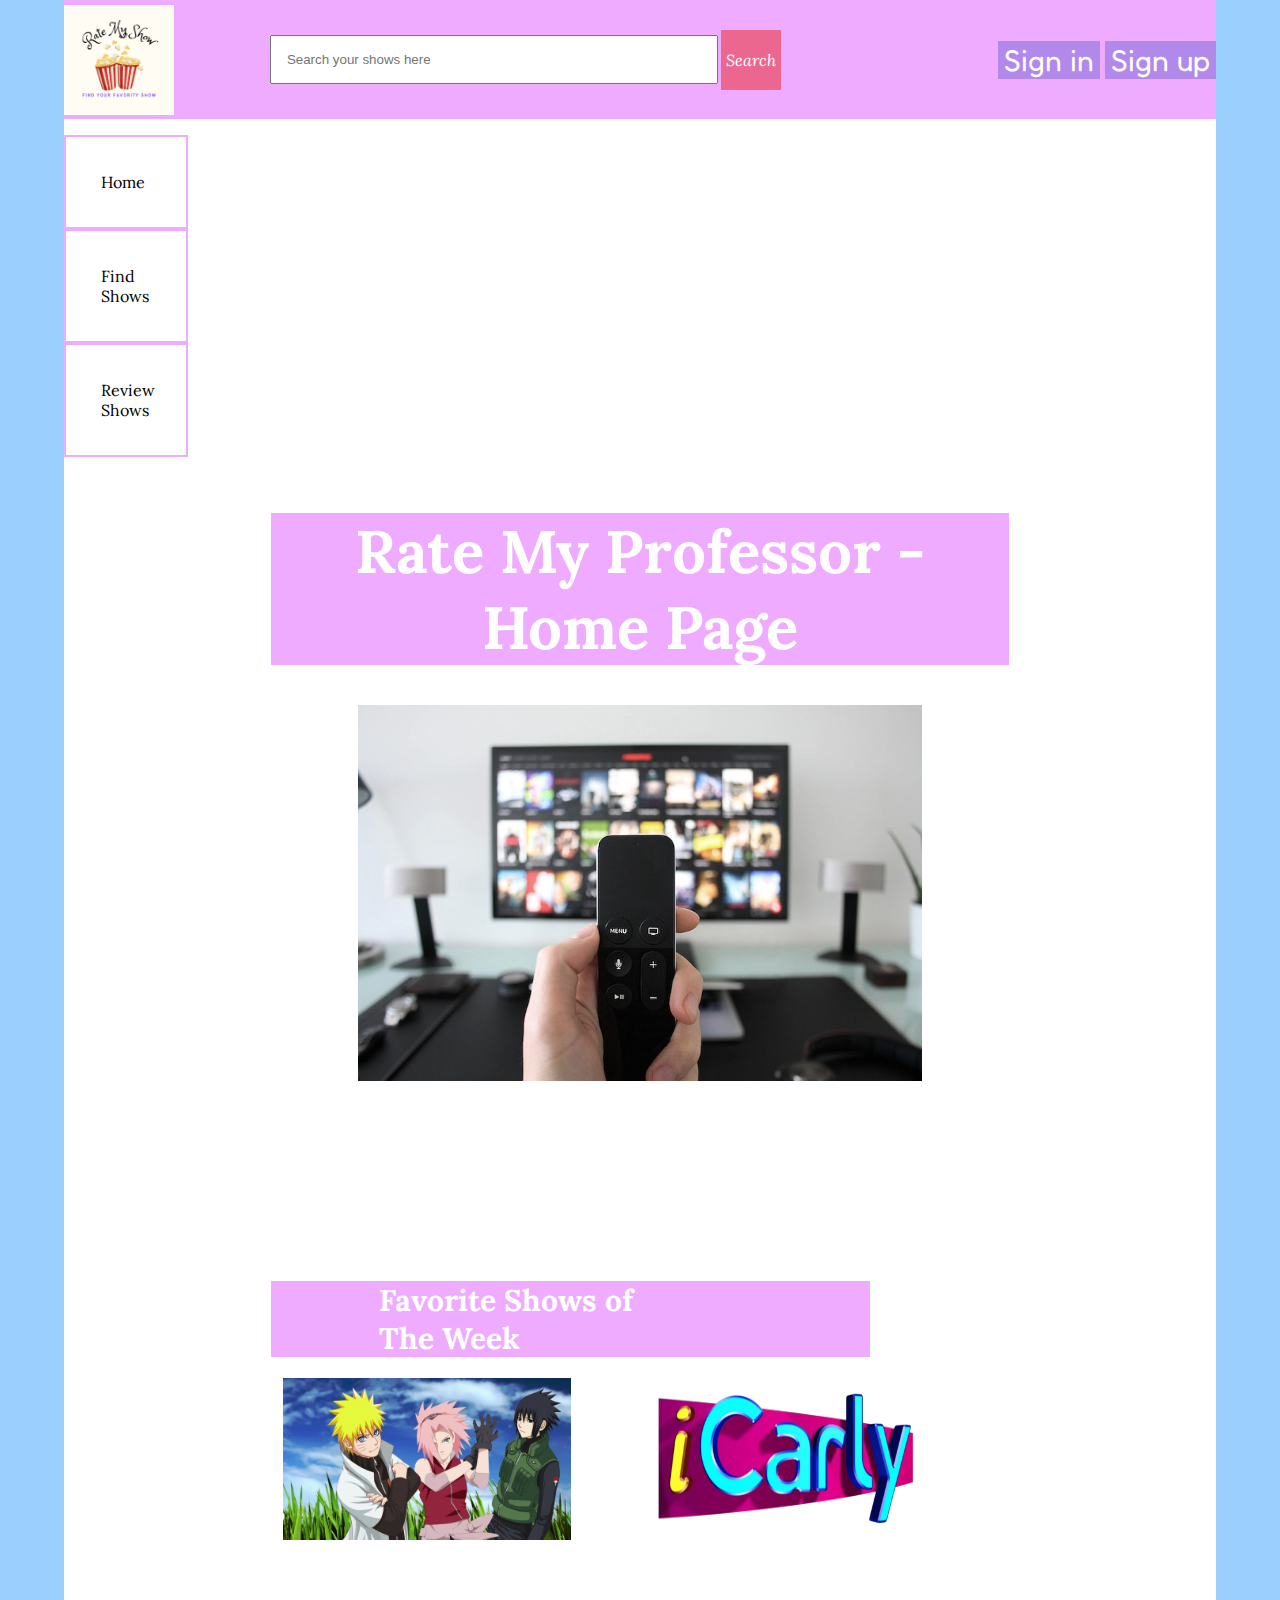
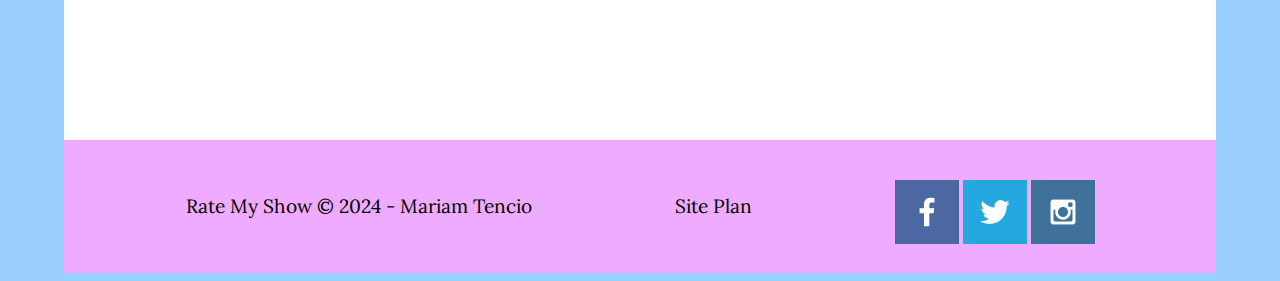
<file: personal-project/index.html>
<!DOCTYPE html>
<html lang="en">
  <head>
    <meta charset="UTF-8" />
    <meta http-equiv="X-UA-Compatible" content="IE=edge" />
    <meta name="viewport" content="width=device-width, initial-scale=1.0" />
    <title>Rate My Show - Home</title>
    <link rel="stylesheet" href="styles/default.css" />
  </head>
  <body>
    <div id="content">
      <header>
        <div id="same-line">
          <div id="logo">
            <img src="images/logo.png" alt="rate-my-show" />
          </div>
          <div id="search-bar">
            <table class="elements">
              <tr>
                <td>
                  <input
                    id="input" type="search" placeholder="Search your shows here"
                  />
                </td>
                <td class="material-icons">
                  <a href="#"></a><i >Search</i>
                </td>
              </tr>
            </table>
          </div>
        </div>
        <button class="log">Sign in</button>
        <button class="log">Sign up</button>
      </header>
      <main>
        <nav>
          <ul>
            <li>
              <a href="index.html">Home</a>
            </li>
            <li>
              <a href="find.html">Find Shows</a>
            </li>
            <li>
              <a href="review.html">Review Shows</a>
            </li>
          </ul>
        </nav>

        <section id="title">
          <h1>Rate My Professor - Home Page</h1>
        </section>
        <div class="main-img">
          <img src="images/tv-shows.jpg" alt="" class="main-img" />
        </div>
        <section class="favorite">
          <h1 class="favorite">Favorite Shows of The Week</h1>
        </section>

        <div class="favorite-img">
          <img src="images/naruto.jpg" alt="naruto" class="favorite-img" />
          <img src="images/Icarly.png" alt="icarly" class="favorite-img" />
        </div>
      </main>
      <footer class="box-footer">
        <p>Rate My Show &copy; 2024 - Mariam Tencio</p>
        <p><a href="site-plan.html">Site Plan</a></p>
        <div class="social">
          <a href="https://facebook.com" target="_blank">
            <img src="images/facebook.png" alt="fb icon" />
          </a>
          <a href="https://twitter.com" target="_blank">
            <img src="images/twitter.png" alt="twitter icon" />
          </a>
          <a href="https://instagram.com" target="_blank">
            <img src="images/instagram.png" alt="instagram icon" />
          </a>
        </div>
      </footer>
    </div>
  </body>
</html>
</file>
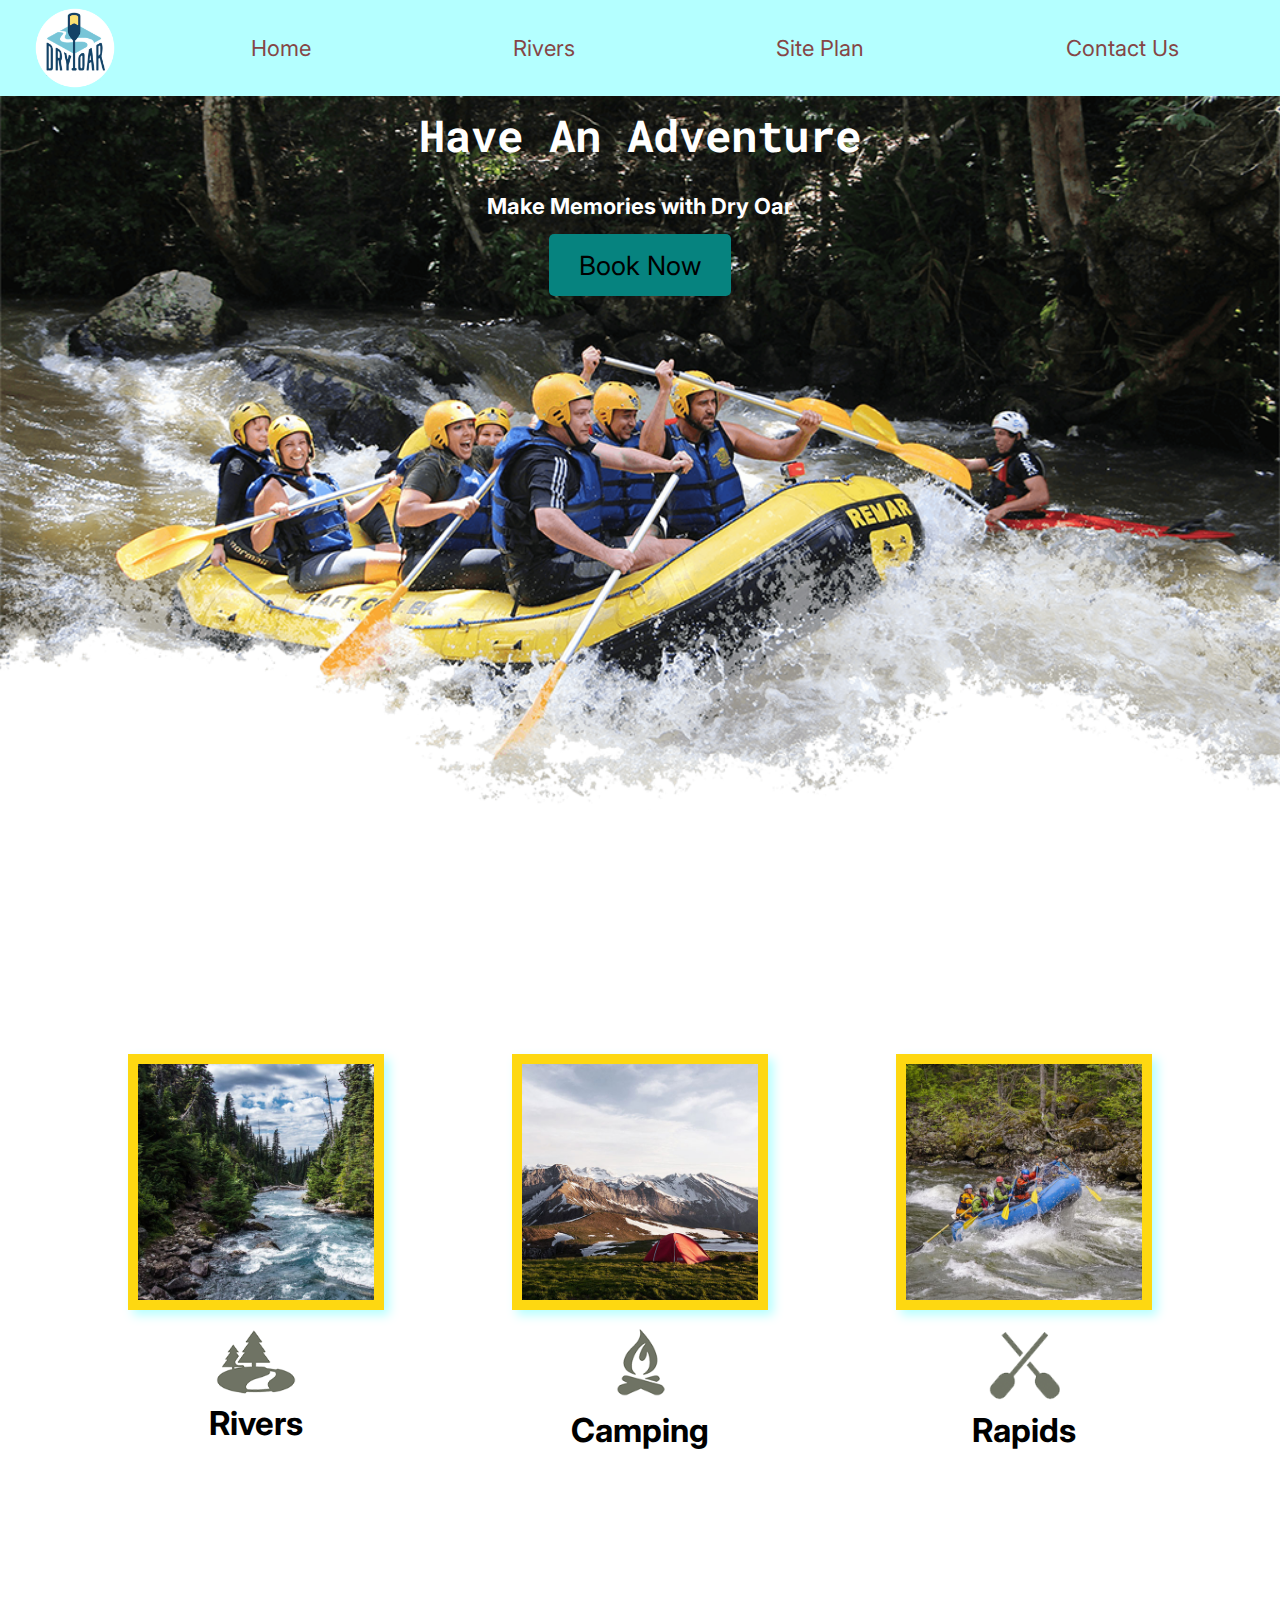
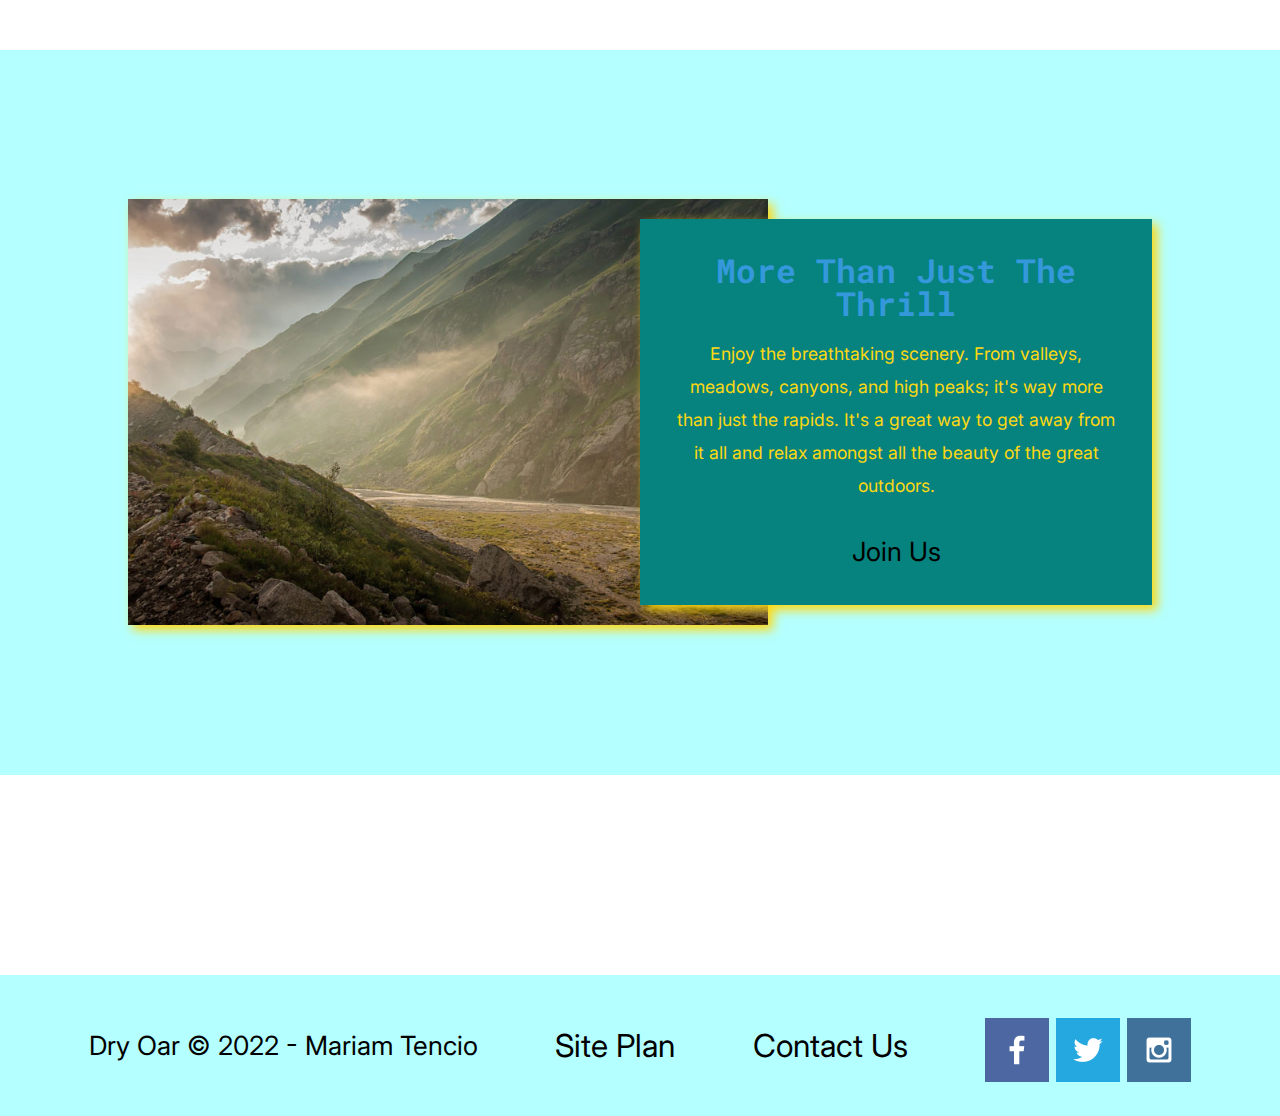
<file: wwr/index.html>
<!DOCTYPE html>
<html lang="en">
<head>
    <meta charset="UTF-8">
    <meta http-equiv="X-UA-Compatible" content="IE=edge">
    <meta name="viewport" content="width=device-width, initial-scale=1.0">
    <link rel="stylesheet" href="styles/style.css">
    <title>Home</title>
</head>
<body>
    <div id="content">
        <header>
            <a id="logo_link" href="index.html">
                <img class="logo" src="images/logo.png" alt="Dry Oar Logo">
            </a>
            <nav>
                <a href="index.html">Home</a>
                <a href="rivers.html">Rivers</a>
                <a href="site-plan-rafting.html">Site Plan</a>
                <a href="contactus.html">Contact Us</a>
            </nav>
        </header>
        <div id="hero">
            <div id="hero-box">
                <img id="hero-img" src="images/hero.png" alt="People enjoying white water rafting">
            </div>
            <section id="hero-msg">
                <h1 class="home-title">Have An Adventure</h1>
                <h4>Make Memories with Dry Oar </h4>
                <div class='button-box'>
                    <a class='book' href="rates.html">Book Now</a>
                </div>
            </section>
        </div>
        <main class="home-grid">
            <section class="rivers-card">
                <img class="card-img" src="images/rivers.jpg" alt="river in forest">
                <img class="icon" src="images/river_icon.png" alt="river icon">
                <h2>Rivers</h2>
            </section>
            <section class="camping-card">
                <img class="card-img" src="images/camping.jpg" alt="tent in mountains">
                <img class="icon" src="images/fire_icon.png" alt="fire icon">
                <h2>Camping</h2>
            </section>
            <section class="rapids-card">
                <img class="card-img" src="images/rapids.jpg" alt="rafting boat">
                <img class="icon" src="images/oars.png" alt="oars icon">
                <h2>Rapids</h2>
            </section>
            <div id="background"></div>
            <img class="mountains" src="images/mountains.jpg" alt="Misty mountains">
            <section class="msg">
                <h2>More Than Just The Thrill</h2>
                <p>Enjoy the breathtaking scenery. From valleys, meadows, canyons, and high peaks; it's way more than just
                    the rapids. It's a great way to get away from it all and relax amongst all the beauty of the great
                    outdoors. </p>
                <a class='join' href="rivers.html">Join Us</a>
            </section>
    
        </main>
        <footer>
            <p>Dry Oar &copy; 2022 - Mariam Tencio</p>
            <p><a href="site-plan-rafting.html">Site Plan</a></p>
            <p><a href="contactus.html">Contact Us</a></p>
            <div class="social">
                <a href="https://facebook.com" target="_blank">
                    <img src="images/facebook.png" alt="fb icon">
                </a>
                <a href="https://twitter.com" target="_blank">
                    <img src="images/twitter.png" alt="twitter icon">
                </a>
                <a href="https://instagram.com" target="_blank">
                    <img src="images/instagram.png" alt="instagram icon">
                </a>
            </div>
    
        </footer>
    </div>
</body>
</html>
</file>
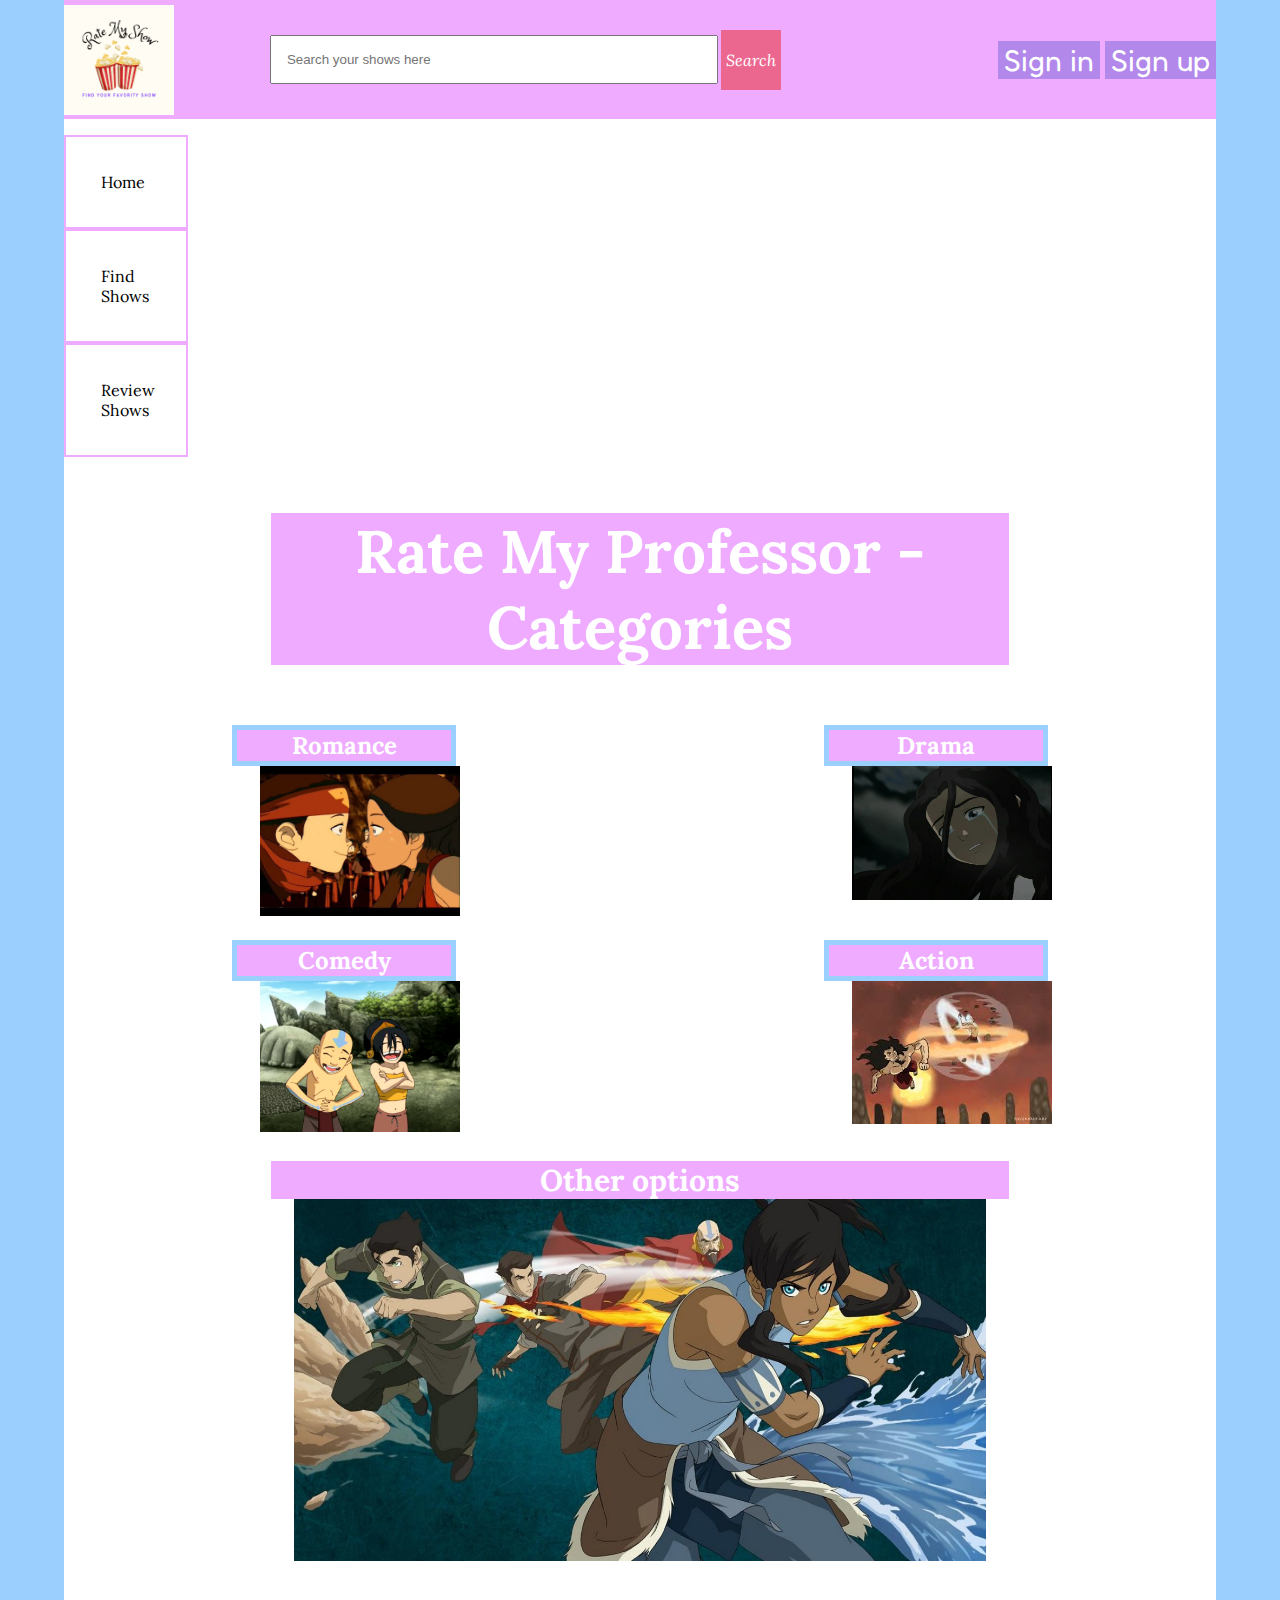
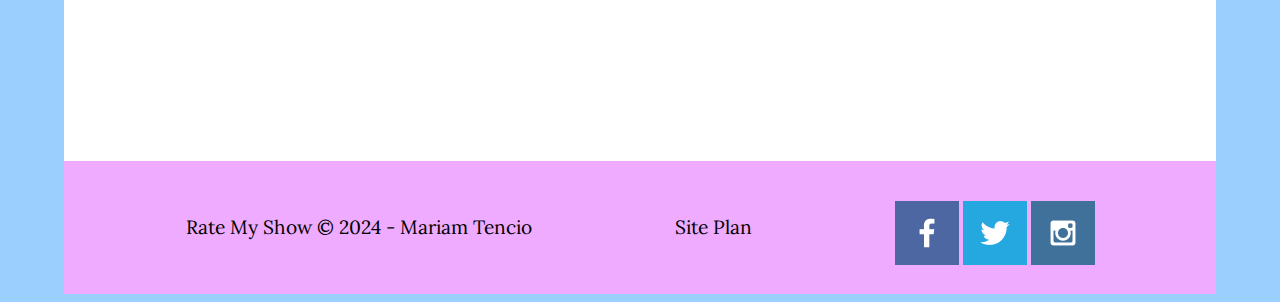
<file: personal-project/find.html>
<!DOCTYPE html>
<html lang="en">
  <head>
    <meta charset="UTF-8" />
    <meta http-equiv="X-UA-Compatible" content="IE=edge" />
    <meta name="viewport" content="width=device-width, initial-scale=1.0" />
    <title>Rate My Show - Home</title>
    <link rel="stylesheet" href="styles/default.css" />
    <link rel="stylesheet" href="styles/find.css" />
  </head>
  <body>
    <div id="content">
      <header>
        <div id="same-line">
          <div id="logo">
            <img src="images/logo.png" alt="rate-my-show" />
          </div>
          <div id="search-bar">
            <table class="elements">
              <tr>
                <td>
                  <input
                    id="input" type="search" placeholder="Search your shows here"
                  />
                </td>
                <td class="material-icons">
                  <a href="#"></a><i >Search</i>
                </td>
              </tr>
            </table>
          </div>
        </div>
        <button class="log">Sign in</button>
        <button class="log">Sign up</button>
      </header>
      <main>
        <nav>
          <ul>
            <li>
              <a href="index.html">Home</a>
            </li>
            <li>
              <a href="find.html">Find Shows</a>
            </li>
            <li>
              <a href="review.html">Review Shows</a>
            </li>
          </ul>
        </nav>

      <section id="title">
        <h1>Rate My Professor - Categories</h1>
      </section>
      <div class="options">
        <section class="romance">
          <h2>Romance</h2>
          <img src="images/avatar-romance.jpg" alt="" class="romance" />
        </section>
        <section class="drama">
          <h2>Drama</h2>
          <img src="images/avatar-drama.jpg" alt="" class="drama" />
        </section>
        <section class="comedy">
          <h2>Comedy</h2>
          <img src="images/avatar-comedy.png" alt="" class="comedy" />
        </section>
        <section class="action">
          <h2>Action</h2>
          <img src="images/avatar-action.jpg" alt="" class="action" />
        </section>
      </div>
      <div class="others">
        <h2>Other options</h2>
        <img src="images/other-avatar.jpg" alt="others" class="other-img">
      </div>
    </main>

    <footer class="box-footer">
      <p>Rate My Show &copy; 2024 - Mariam Tencio</p>
      <p><a href="site-plan.html">Site Plan</a></p>
      <div class="social">
        <a href="https://facebook.com" target="_blank">
          <img src="images/facebook.png" alt="fb icon" />
        </a>
        <a href="https://twitter.com" target="_blank">
          <img src="images/twitter.png" alt="twitter icon" />
        </a>
        <a href="https://instagram.com" target="_blank">
          <img src="images/instagram.png" alt="instagram icon" />
        </a>
      </div>
    </footer>
  </div>
  </body>
</html>
</file>
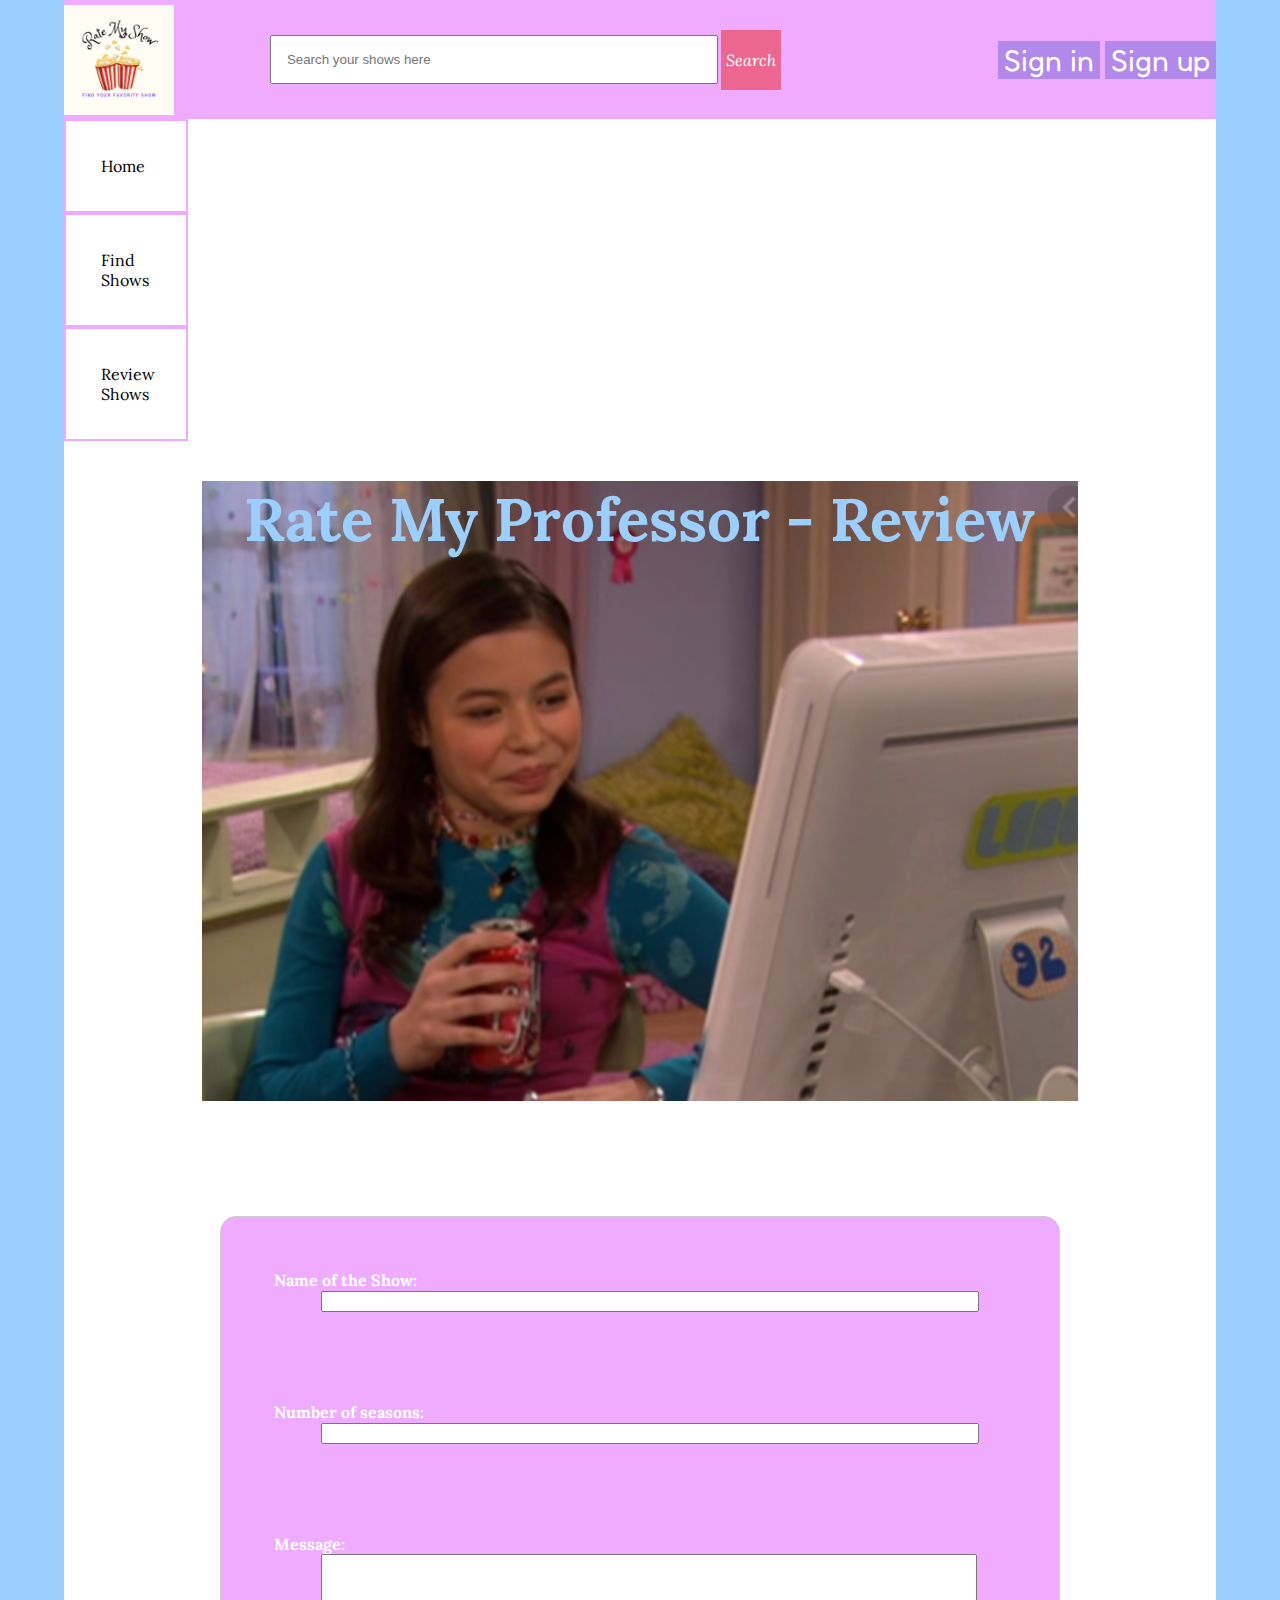
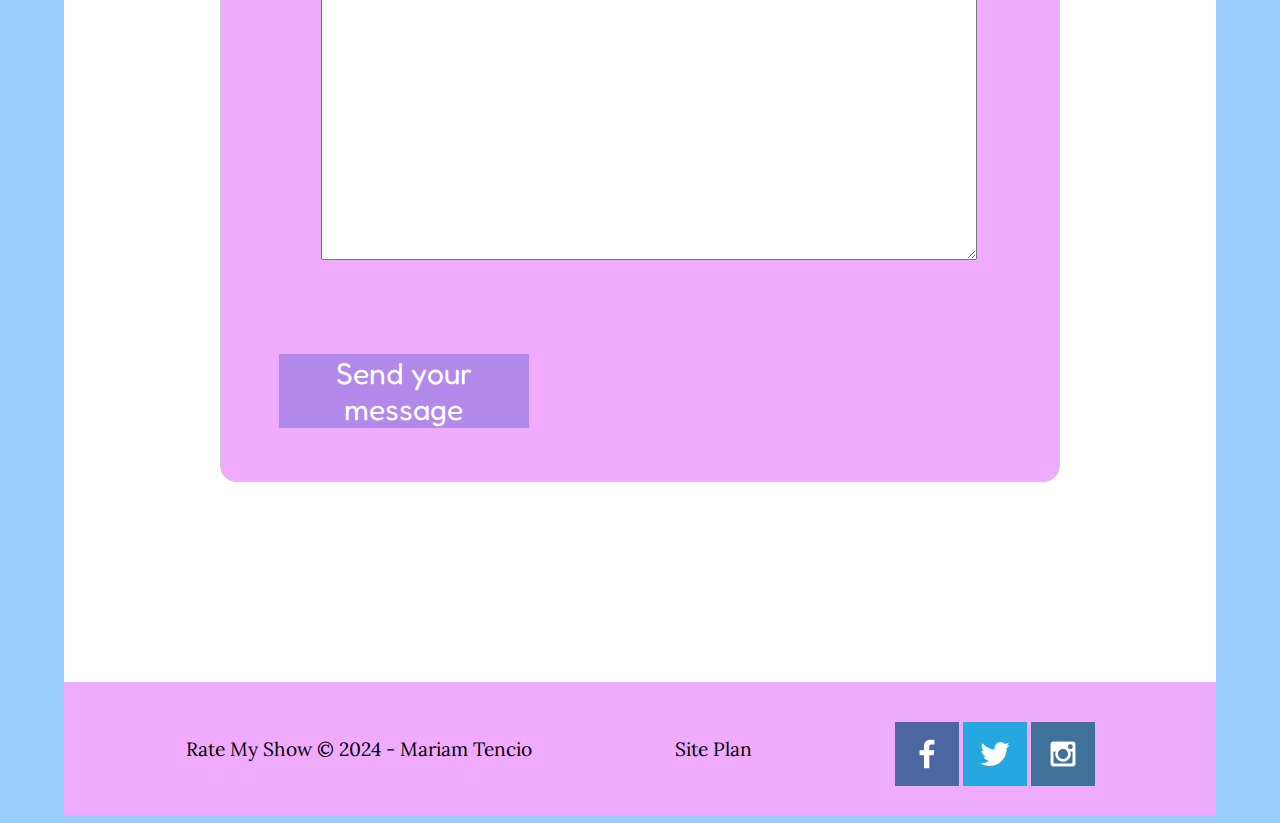
<file: personal-project/review.html>
<!DOCTYPE html>
<html lang="en">
<head>
    <meta charset="UTF-8">
    <meta http-equiv="X-UA-Compatible" content="IE=edge">
    <meta name="viewport" content="width=device-width, initial-scale=1.0">
    <title>Rate My Show - Home</title>
    <link rel="stylesheet" href="styles/default.css">
    <link rel="stylesheet" href="styles/review.css">
  </head>
<body>
  <div id="content">
    <header>
      <div id="same-line">
        <div id="logo">
          <img src="images/logo.png" alt="rate-my-show" />
        </div>
        <div id="search-bar">
          <table class="elements">
            <tr>
              <td>
                <input
                  id="input" type="search" placeholder="Search your shows here"
                />
              </td>
              <td class="material-icons">
                <a href="#"></a><i >Search</i>
              </td>
            </tr>
          </table>
        </div>
      </div>
      <button class="log">Sign in</button>
      <button class="log">Sign up</button>
    </header>
    <main>
      <nav>
        <ul>
          <li>
            <a href="index.html">Home</a>
          </li>
          <li>
            <a href="find.html">Find Shows</a>
          </li>
          <li>
            <a href="review.html">Review Shows</a>
          </li>
        </ul>
      
      </nav>

        <section id="title">
            <h1>Rate My Professor - Review</h1>
        </section>
        <!-- <section class="main-img">
            <img src="images/interesting.png" alt="" class="main-img">
        </section> -->
        <form action="/my-handling-form-page" method="post">
            <ul>
              <li>
                <label for="name">Name of the Show: </label>
                <input type="text" id="name" name="name" />
              </li>
              <li>
                <label for="number">Number of seasons: </label>
                <input type="number" id="number" name="number" />
              </li>
              <li>
                <label for="msg">Message: </label>
                <textarea id="msg" name="user-message"></textarea>
              </li>
              <li>
                <button class="button2" type="submit">Send your message</button>
              </li>
            </ul>
          </form>
       
    </main>
  
    <footer class="box-footer">
        <p>Rate My Show &copy; 2024 - Mariam Tencio</p>
        <p><a href="site-plan.html">Site Plan</a></p>
        <div class="social">
          <a href="https://facebook.com" target="_blank">
            <img src="images/facebook.png" alt="fb icon" />
          </a>
          <a href="https://twitter.com" target="_blank">
            <img src="images/twitter.png" alt="twitter icon" />
          </a>
          <a href="https://instagram.com" target="_blank">
            <img src="images/instagram.png" alt="instagram icon" />
          </a>
        </div>
      </footer>
    </div>  
</body>
</html>
</file>
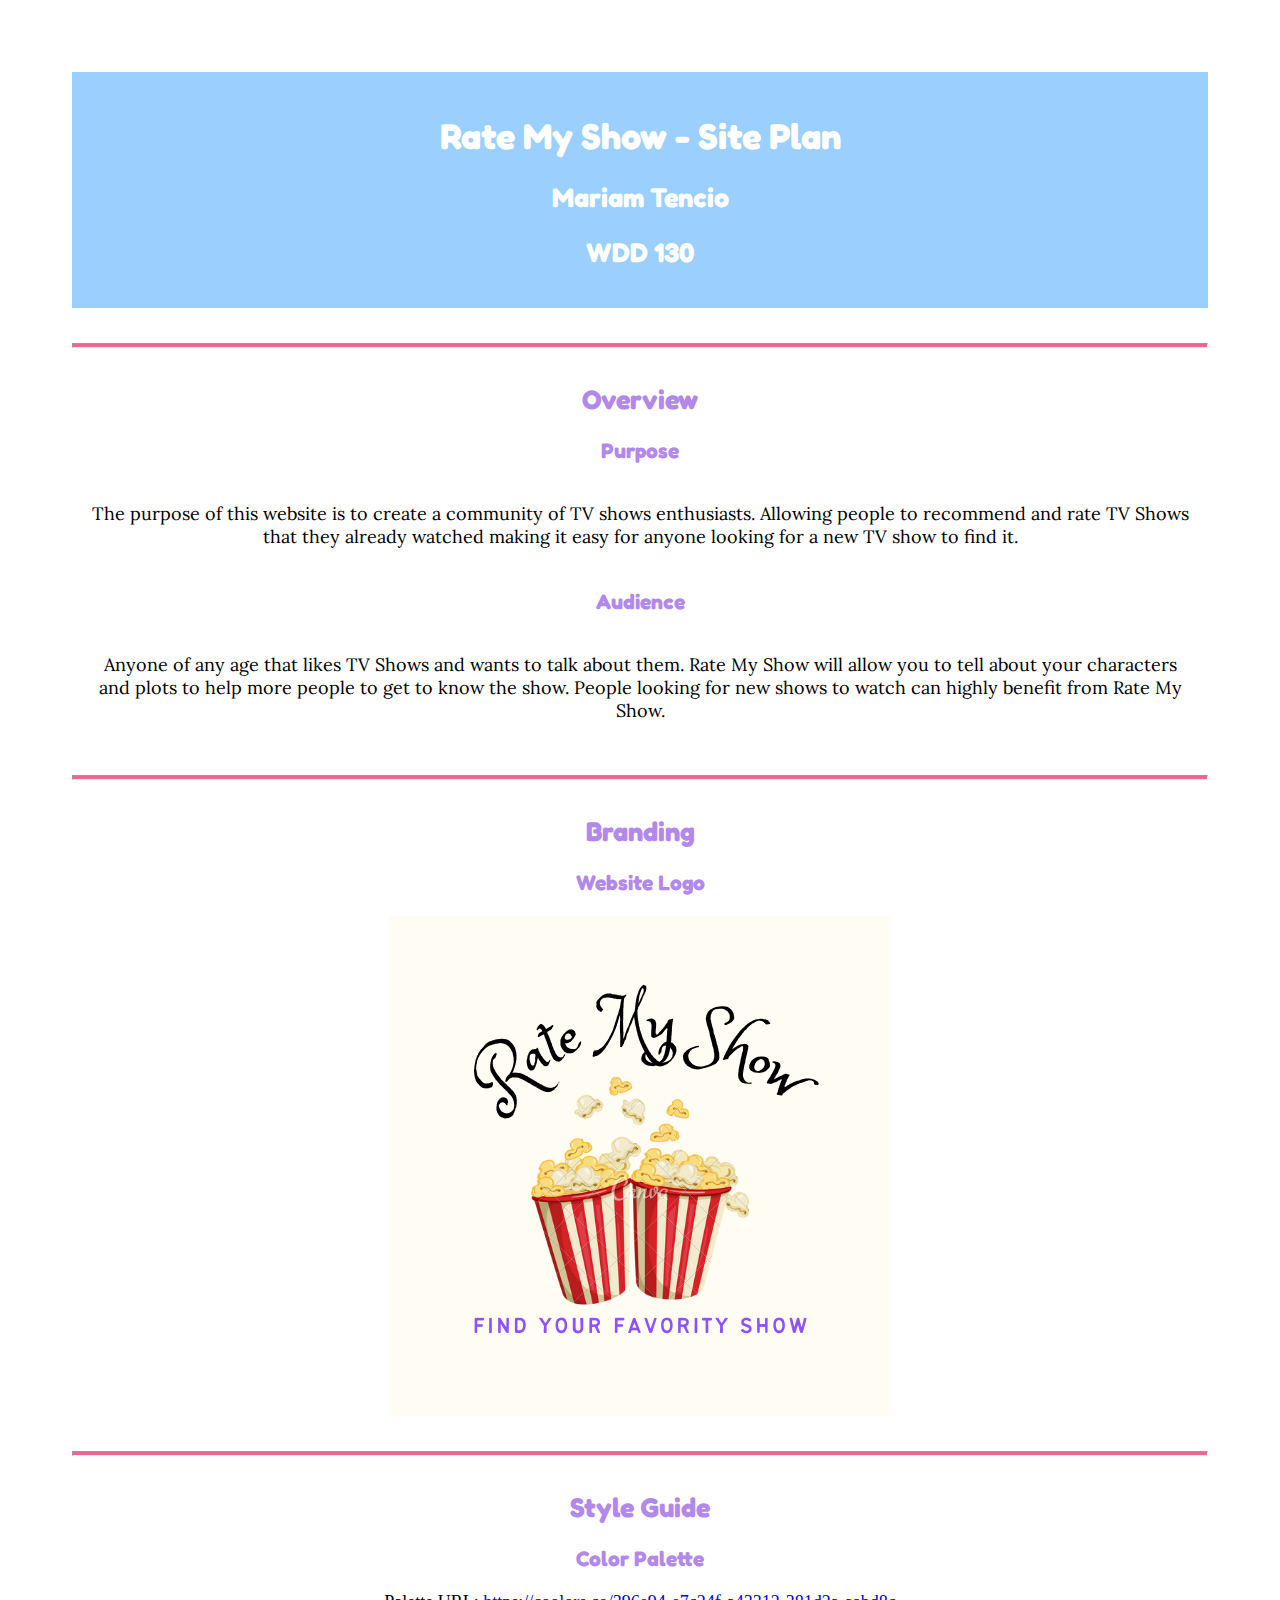
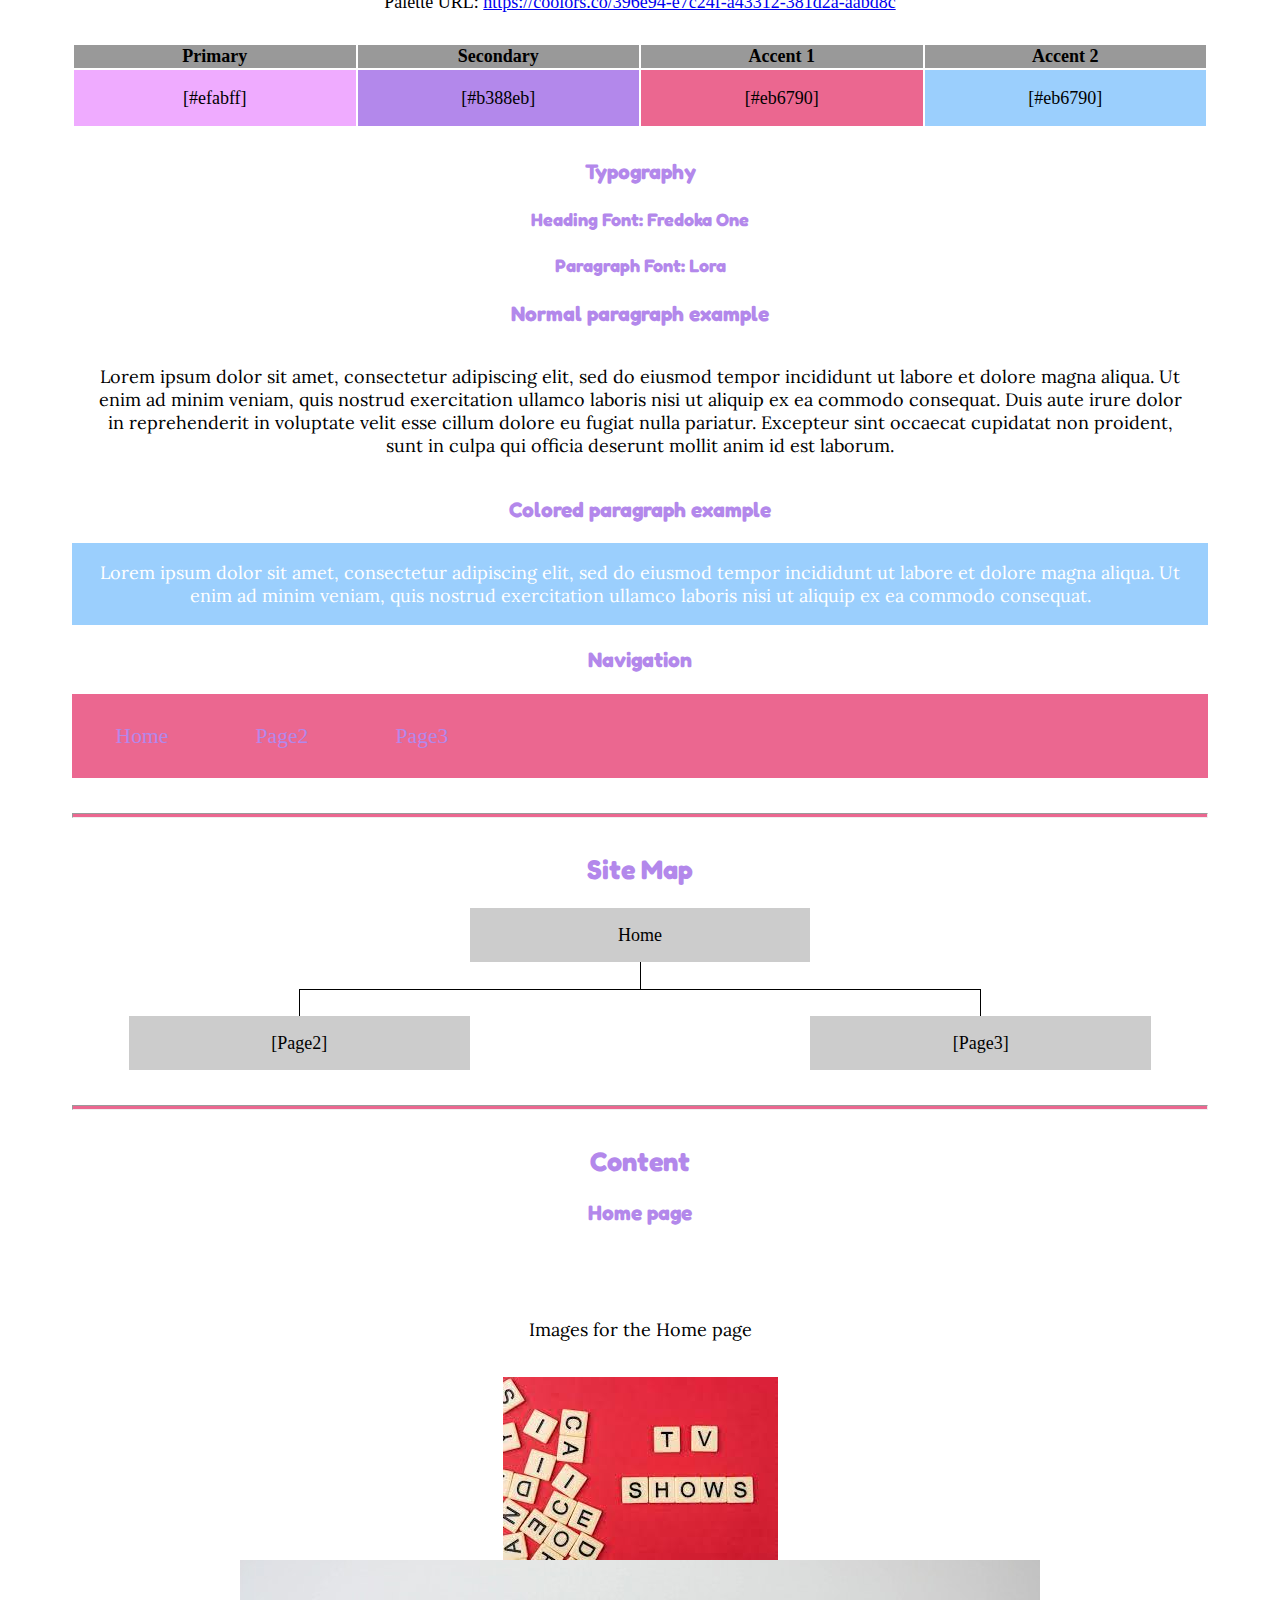
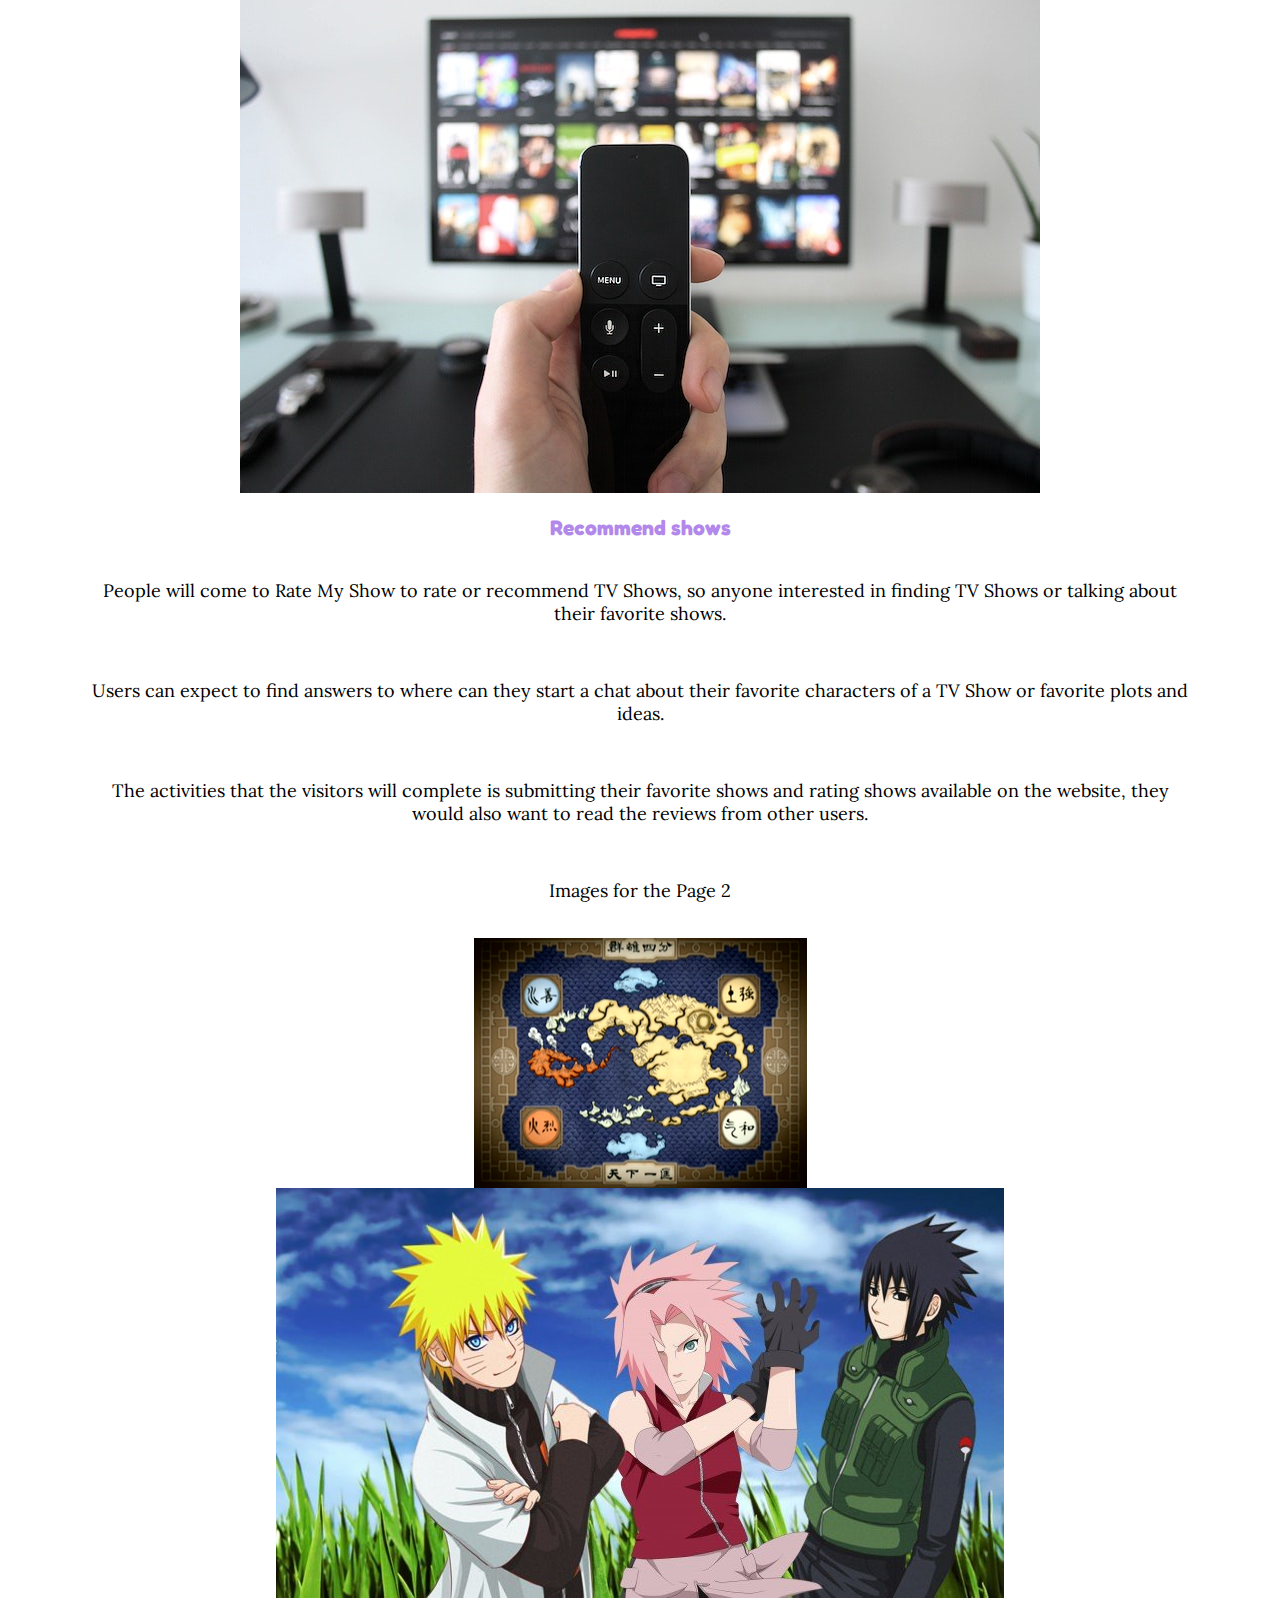
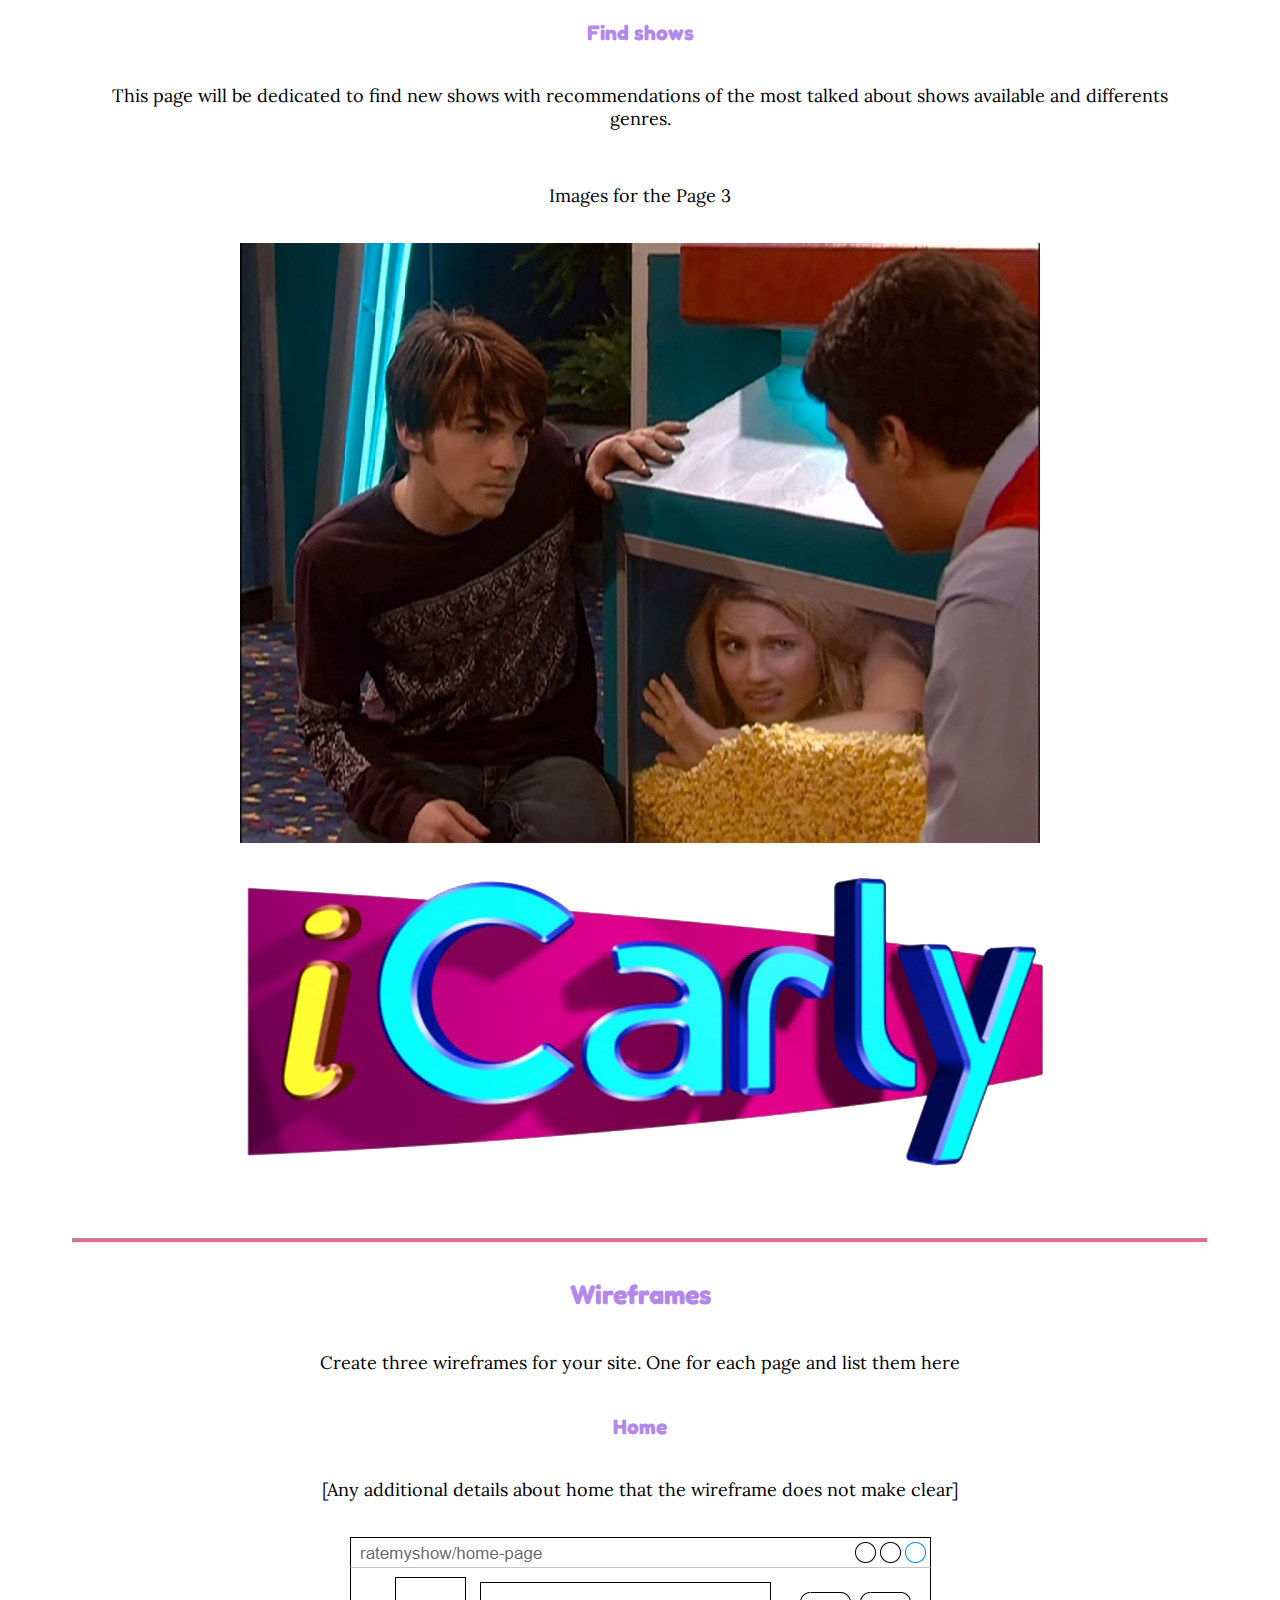
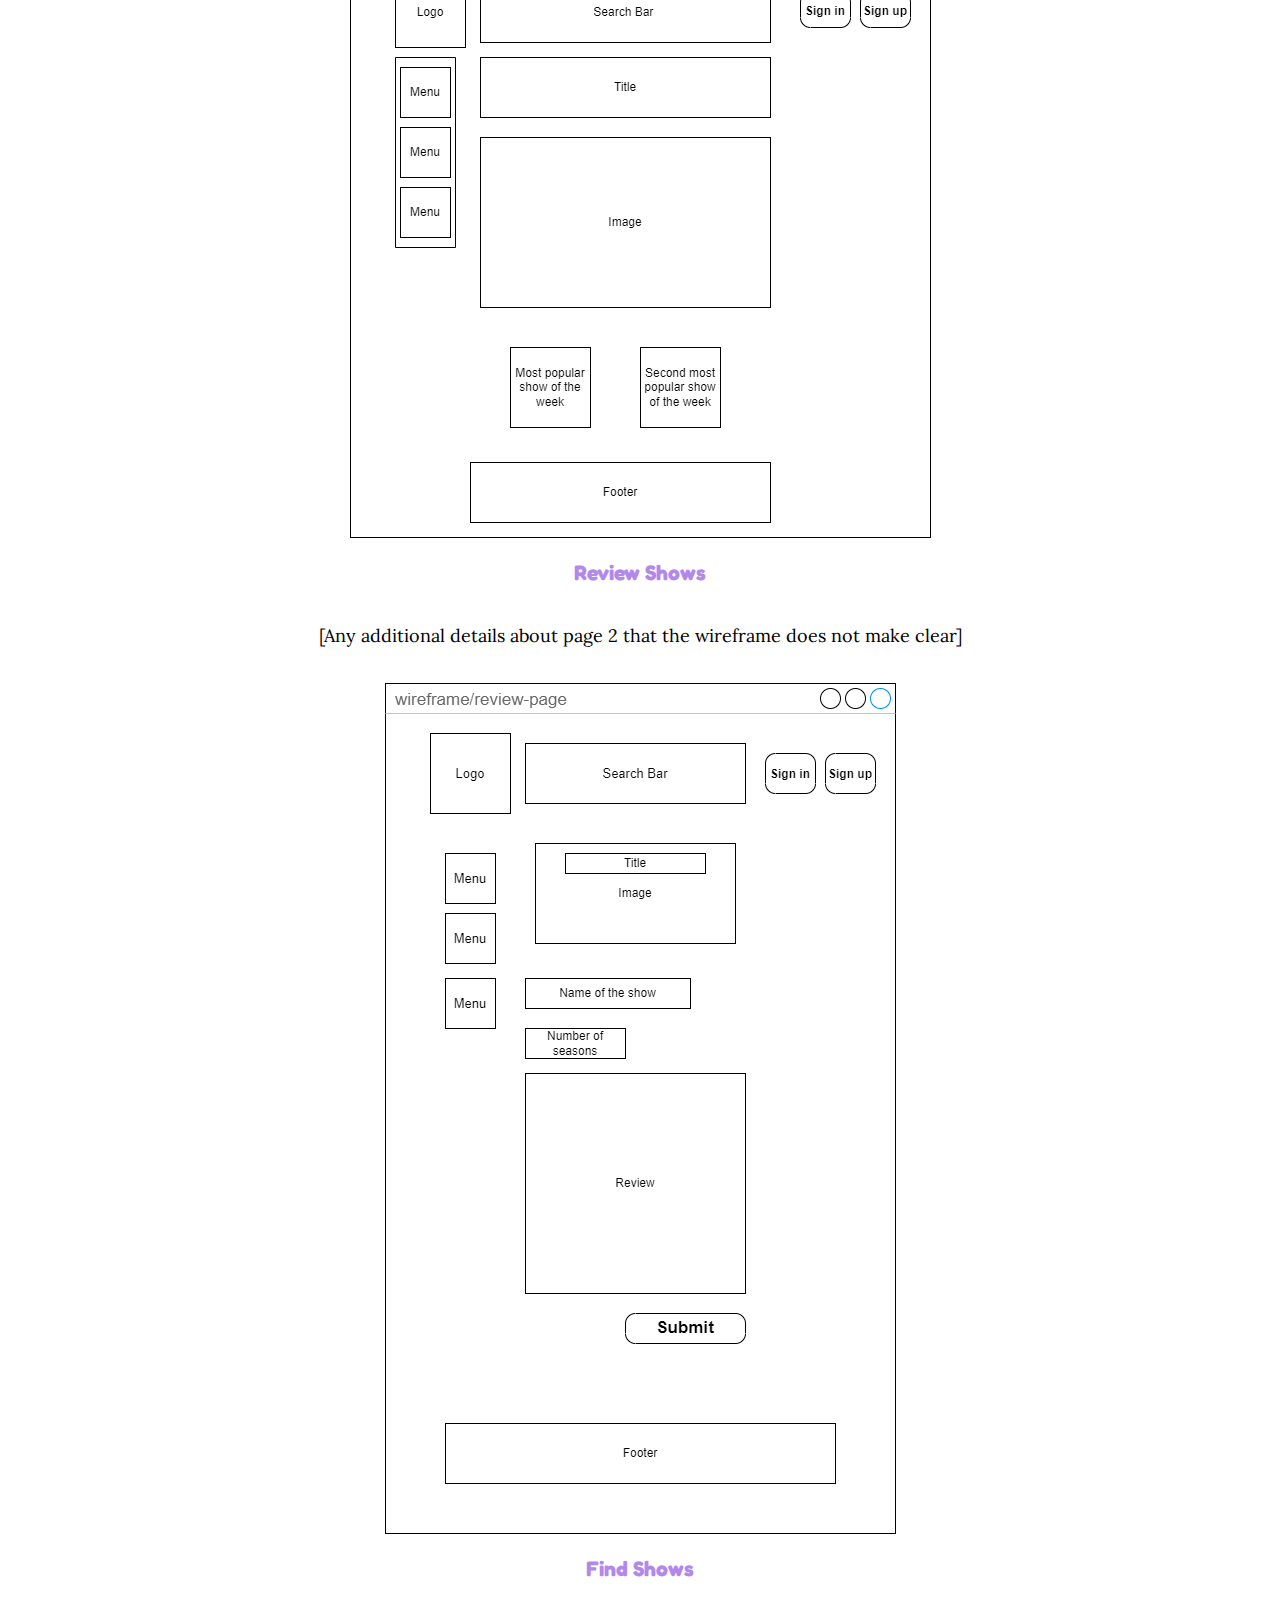
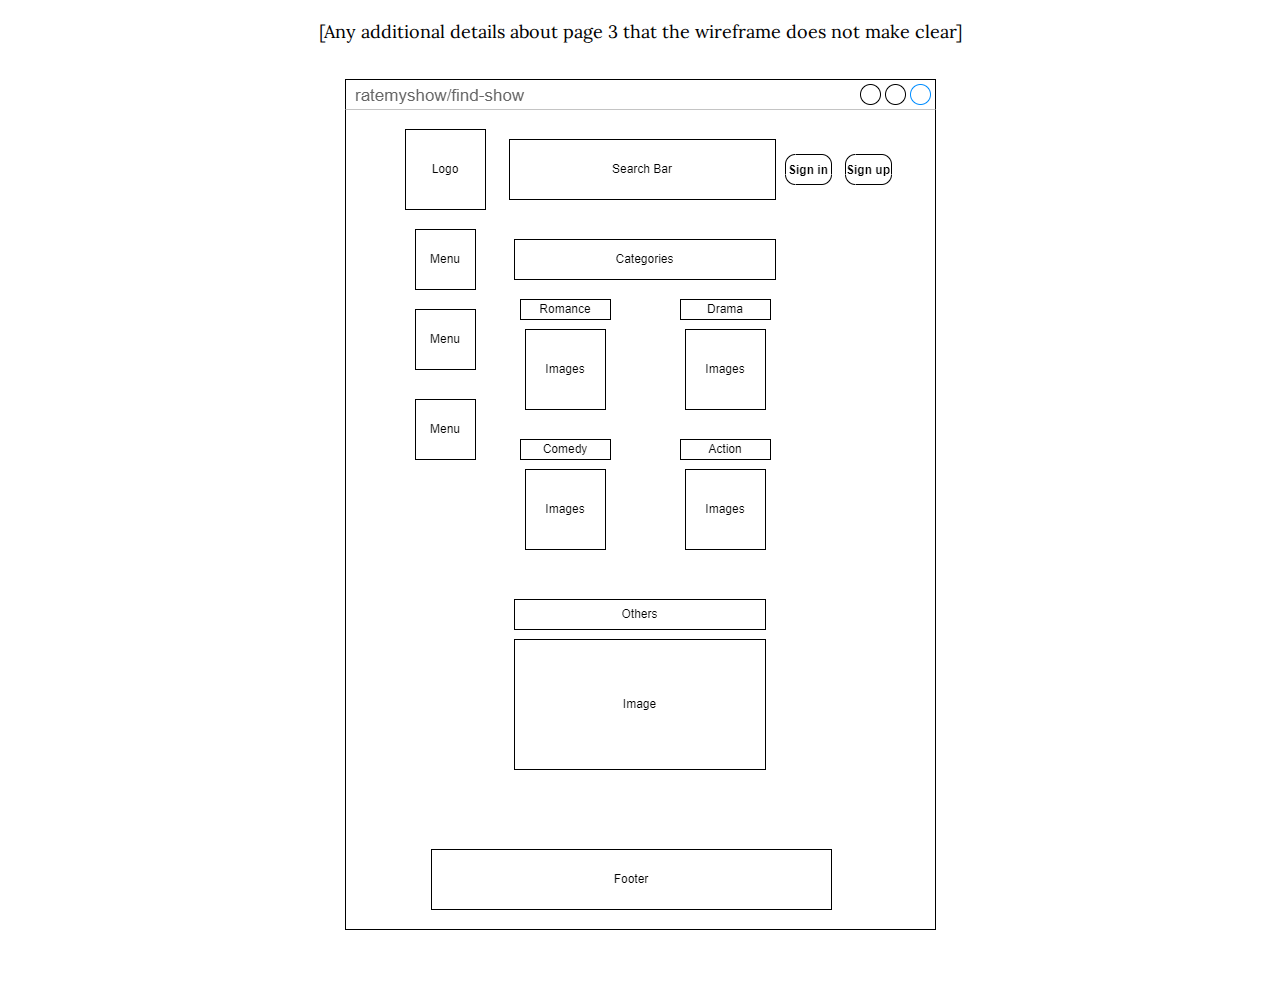
<file: personal-project/site-plan.html>
<!DOCTYPE html>
<html lang="en-us">
    
  <head>
    <meta charset="utf-8">
    <title>Site Plan</title>
    <link type="text/css" rel="stylesheet" href="styles/site-plan.css">
  </head>

  <body>
    <header>
      <h1>Rate My Show - Site Plan</h1>
      <h2>Mariam Tencio</h2>
      <h2>WDD 130</h2>
      <!-- In the header above, add the name or your site, your name and class number. For example if you are in section 3 you would put WDD 130.03 -->
    </header>
    <main>

      <!-- ------------------------Steps 2-3------------------------------ -->
      <hr>
      <h2>Overview</h2>
      <h3>Purpose</h3>
      <p>The purpose of this website is to create a community of TV shows enthusiasts. Allowing people to recommend and rate TV Shows that they already watched making it easy for anyone looking for a new TV show to find it.</p>  <!-- change this -->


      <h3>Audience</h3>
      <p>Anyone of any age that likes TV Shows and wants to talk about them. Rate My Show will allow you to tell about your characters and plots to help more people to get to know the show. People looking for new shows to watch can highly benefit from Rate My Show. </p>  <!-- change this -->

      <hr>
      <h2>Branding</h2>
      <h3>Website Logo</h3>
      <!-- Replace this with some sort of logo for your site.  A logo can be as simple as the name of your site in a nice font :) -->
      <img src="images/logo.png" alt="Logo image">
      <hr>
      <h2>
        Style Guide
      </h2>

      <!-- ------------------------Steps 4-8------------------------------ -->

      <h3>
        Color Palette
      </h3>
      <!--  The colors you choose for a website are one of the most important decisions you will make. Follow the instructions on the activity in iLearn then return and replace the color codes below with the hex color codes (the 6 digit numbers that show at the bottom of each color) for the colors you have chosen below.  You should have at least 2 colors but do not have to fill in all 4 if you do not need them.  -->
      

      <!-- Copy and paste the URL to your finished palette below Make sure to paste it into both spots -->
      Palette URL: <a href="https://coolors.co/396e94-e7c24f-a43312-381d2a-aabd8c" target="_blank">https://coolors.co/396e94-e7c24f-a43312-381d2a-aabd8c</a>


      <table class="colors">
        <tr><th>Primary</th><th>Secondary</th><th>Accent 1</th><th>Accent 2</th></tr>
        <!-- Replace the numbers in the boxes below with your hex color codes. Then switch to the site-plan.css file and change your colors there as well. -->
        <tr><td class="primary">[#efabff]</td><td class="secondary">[#b388eb]</td><td class="accent1">[#eb6790]</td><td class="accent2">[#eb6790]</td></tr>
      </table>

      <!-- ------------------------Step 9------------------------------ -->

      <h3>
        Typography
      </h3>
      <!-- Choose a font for your paragraphs (body copy) and headlines. What font(s) have you chosen? Why did you choose what you did?  Make sure to review the list of web safe fonts at W3Schools.org as a starting point.  Think also about which of your colors above you might use for background and font colors. -->

      <h4>
        Heading Font: Fredoka One  <!-- change this -->
      </h4>
      <h4>
        Paragraph Font: Lora  <!-- change this -->
      </h4>
      <h3>
        Normal paragraph example
      </h3>
      <p>
        Lorem ipsum dolor sit amet, consectetur adipiscing elit, sed do eiusmod tempor incididunt ut labore et dolore magna aliqua. Ut enim ad minim veniam, quis nostrud exercitation ullamco laboris nisi ut aliquip ex ea commodo consequat. Duis aute irure dolor in reprehenderit in voluptate velit esse cillum dolore eu fugiat nulla pariatur. Excepteur sint occaecat cupidatat non proident, sunt in culpa qui officia deserunt mollit anim id est laborum.
      </p>
      <h3>
        Colored paragraph example
      </h3>
      <p class="colored">
        Lorem ipsum dolor sit amet, consectetur adipiscing elit, sed do eiusmod tempor incididunt ut labore et dolore magna aliqua. Ut enim ad minim veniam, quis nostrud exercitation ullamco laboris nisi ut aliquip ex ea commodo consequat. 
      </p>

      <!-- ------------------------Step 10------------------------------ -->

      <h3>
        Navigation
      </h3>
      <!-- Think about how you want your navigation bar to look. In the site-plan.css file change the colors to your colors to get the look you desire. --> 
      <nav>
        <a href="index.html">Home</a>
        <a href="find.html">Page2</a>
        <a href="review.html">Page3</a>
      </nav>
      <hr>
      <h2>
        Site Map
      </h2>
      <div class="sitemap">
        <div class="sm-home">
          Home
        </div>
        <div class="sm-page2">
          [Page2] <!-- change this -->
        </div>
        <div class="sm-page3">
          [Page3]  <!-- change this -->
        </div>

        <div class="top">
          &nbsp;
        </div>
        <div class="left">
          &nbsp;
        </div>
        <div class="right">
          &nbsp;
        </div>

      </div>

      <!-- --------Content Section -------------- -->
      <hr>
      <h2>
        Content
      </h2>
      <h3>Home page</h3>
      <p>
        
      </p>
      <p>Images for the Home page</p>
        <img src="images/word.jpg" alt="image for homepage">
        <img src="images/tv-shows.jpg" alt="image for homepage">

      </ul>
      <h3>Recommend shows</h3>
      <p>
        People will come to Rate My Show to rate or recommend TV Shows, so anyone interested in finding TV Shows or talking about their favorite shows.
      </p>
      <p>
        Users can expect to find answers to where can they start a chat about their favorite characters of a TV Show or favorite plots and ideas. 
      </p>
      <p>
        The activities that the visitors will complete is submitting their favorite shows and rating shows available on the website, they would also want to read the reviews from other users.
      </p>
      <p>Images for the Page 2</p>
        <img src="images/avatar-world.png" alt="image for page">
        <img src="images/naruto.jpg" alt="image for page">

      </ul>
      <h3>Find shows</h3>
      <p>
        This page will be dedicated to find new shows with recommendations of the most talked about shows available and differents genres.
      </p>
      
      <p>Images for the Page 3</p>
        <img src="images/drake-josh.jpg" alt="image for page3">
        <img src="images/Icarly.png" alt="image for page3">

      </ul>
      <hr>
      <h2>
        Wireframes
      </h2>
      <p>
        Create three wireframes for your site. One for each page and list them here</p>

      <h3>Home</h3>
      <p>         
        [Any additional details about home that the wireframe does not make clear]
      </p>
      <img src="images/wareframe-home-page.png" alt="home page wireframe">

      <h3>Review Shows</h3>
      <p>         
        [Any additional details about page 2 that the wireframe does not make clear]
      </p>
      <img src="images/wireframe-review-page.png" alt="page 2 wireframe">

      <h3>Find Shows</h3>
      <p>         
        [Any additional details about page 3 that the wireframe does not make clear]
      </p>
      <img src="images/wireframe-find-page.png" alt="page 3 wireframe">
    </main>
  </body>

</html>
</file>
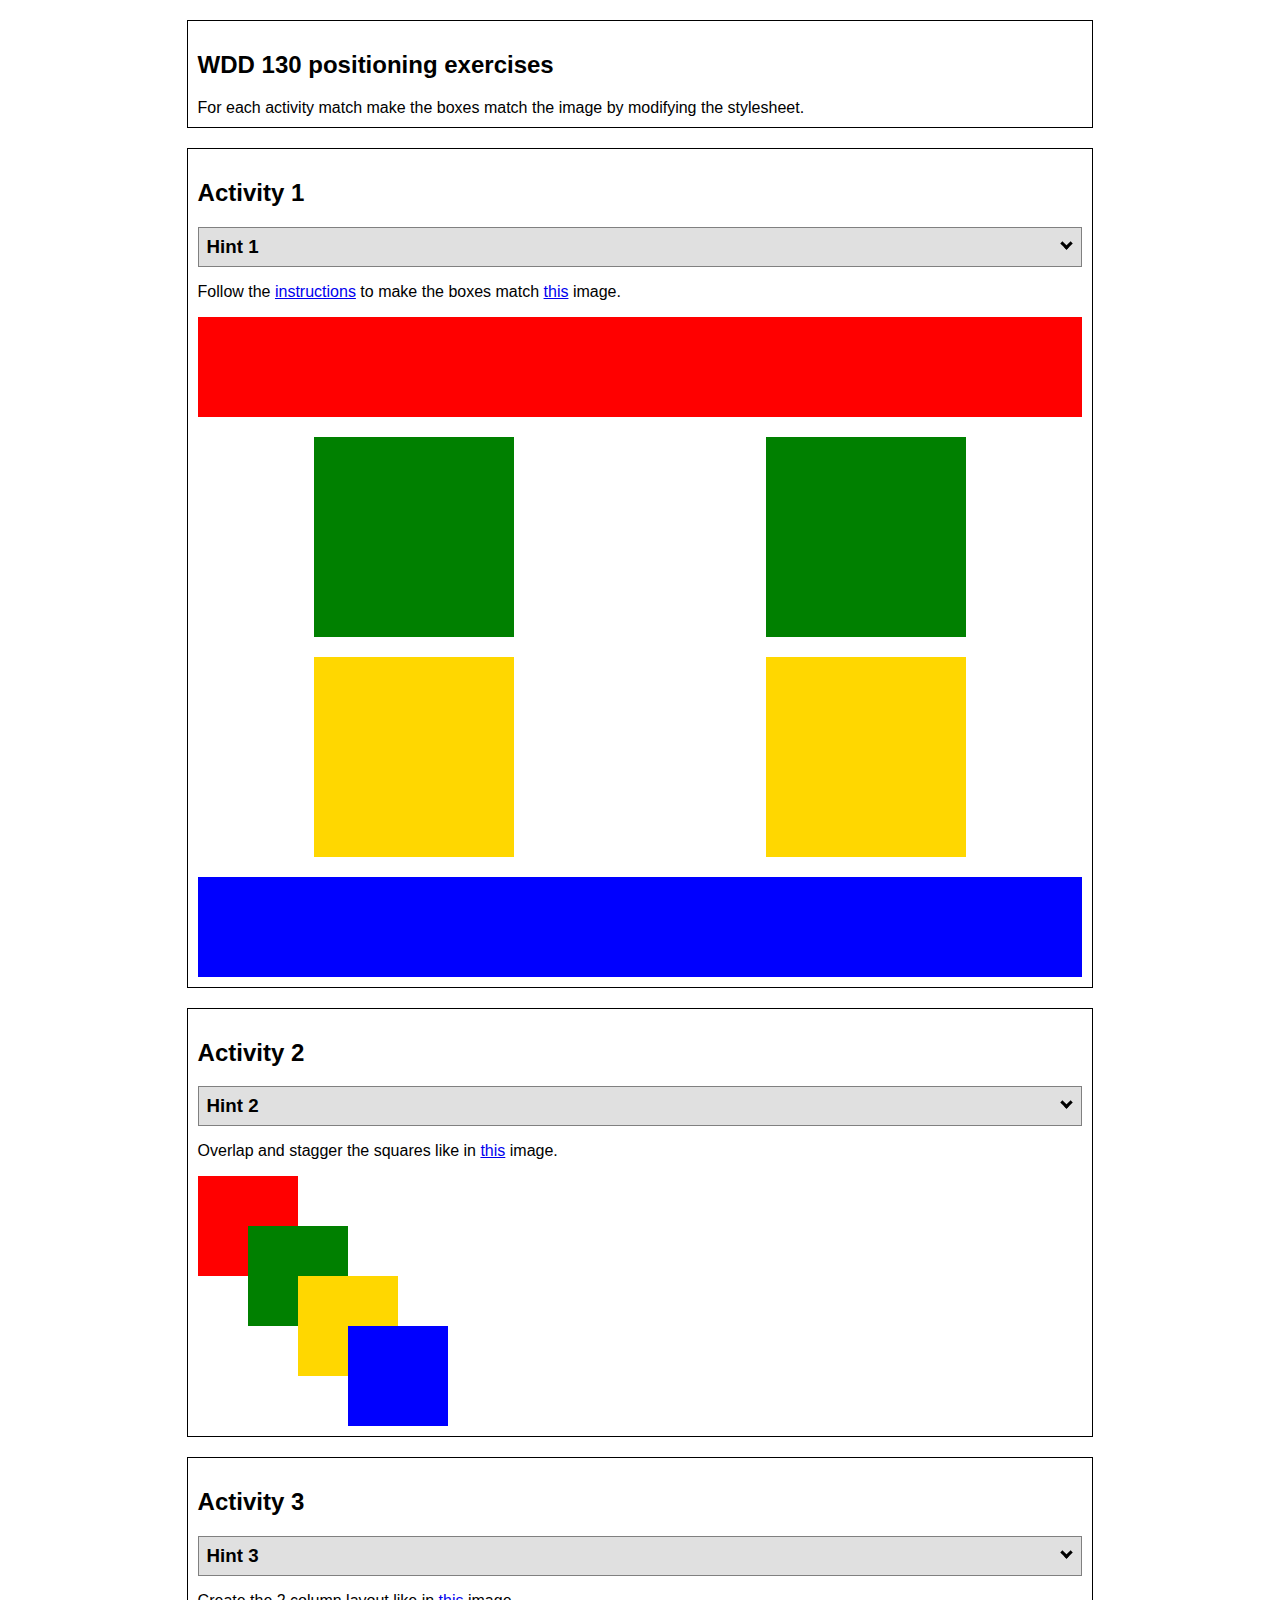
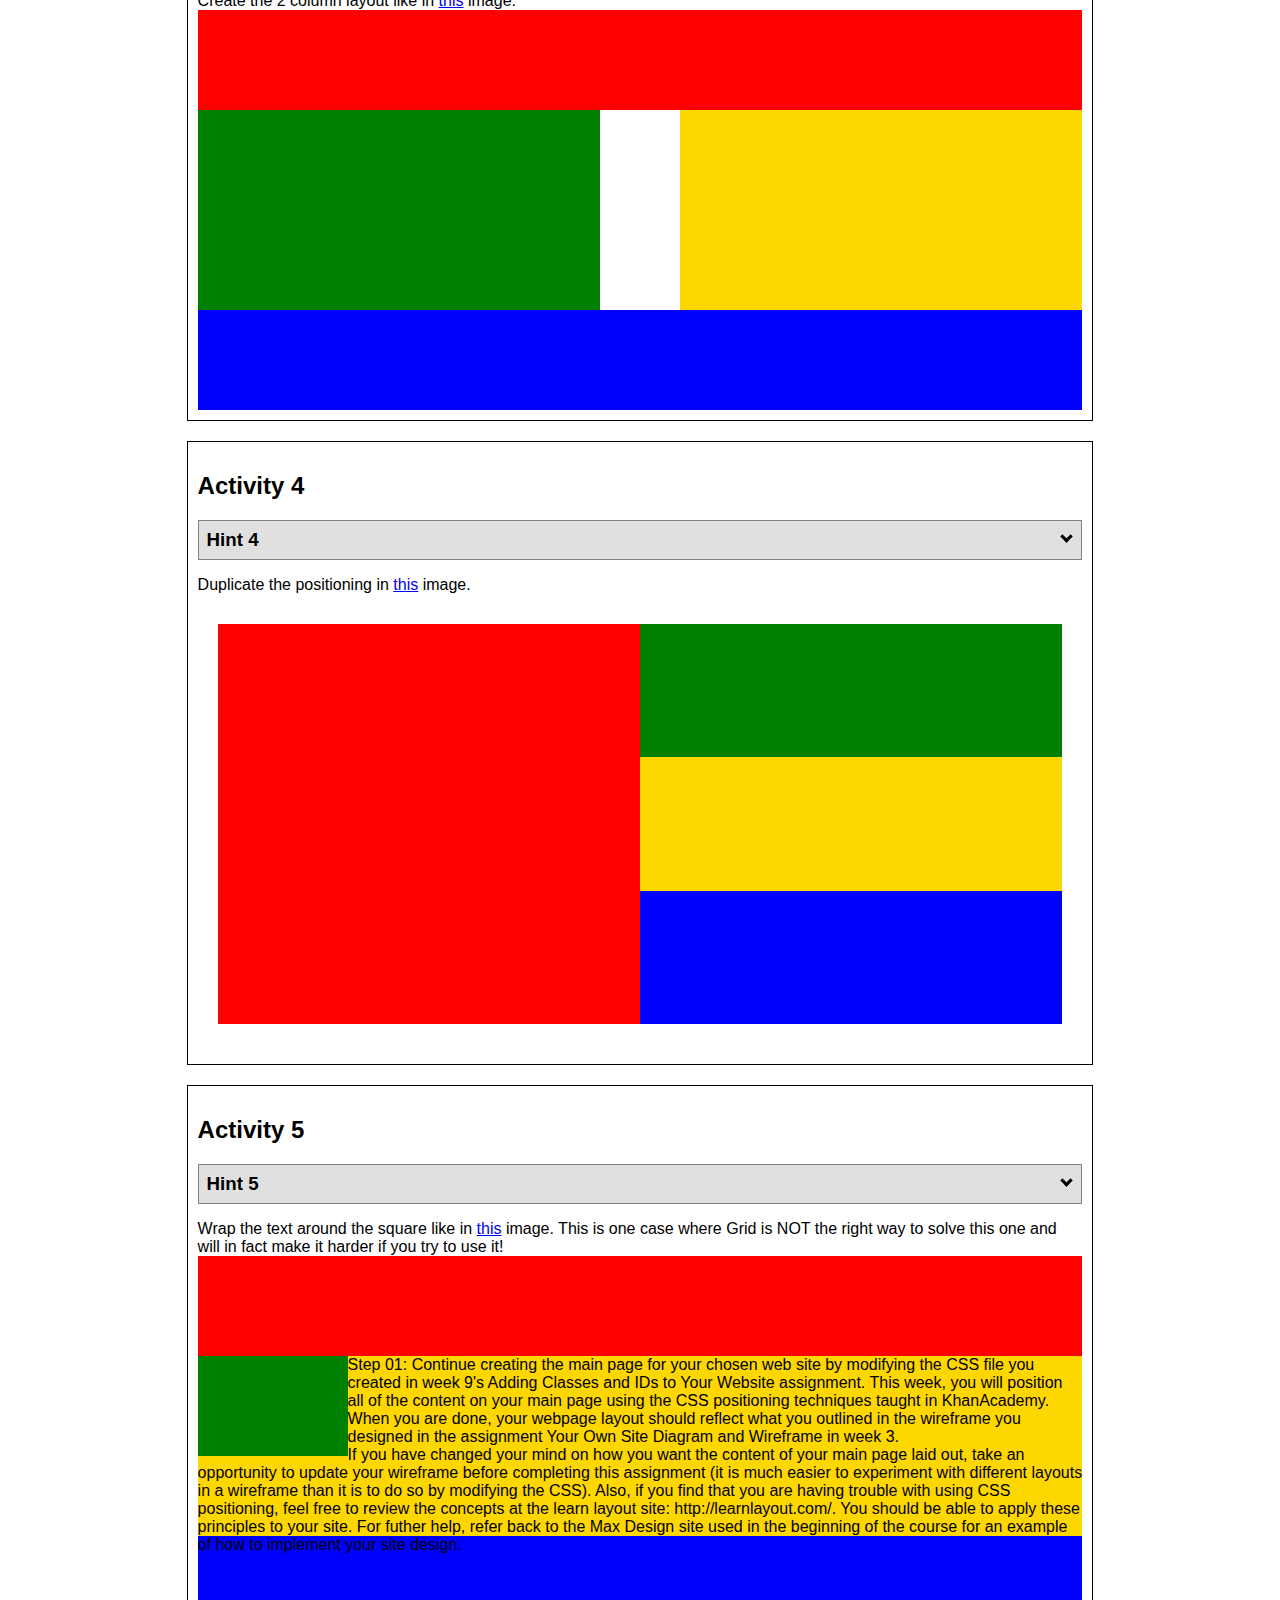
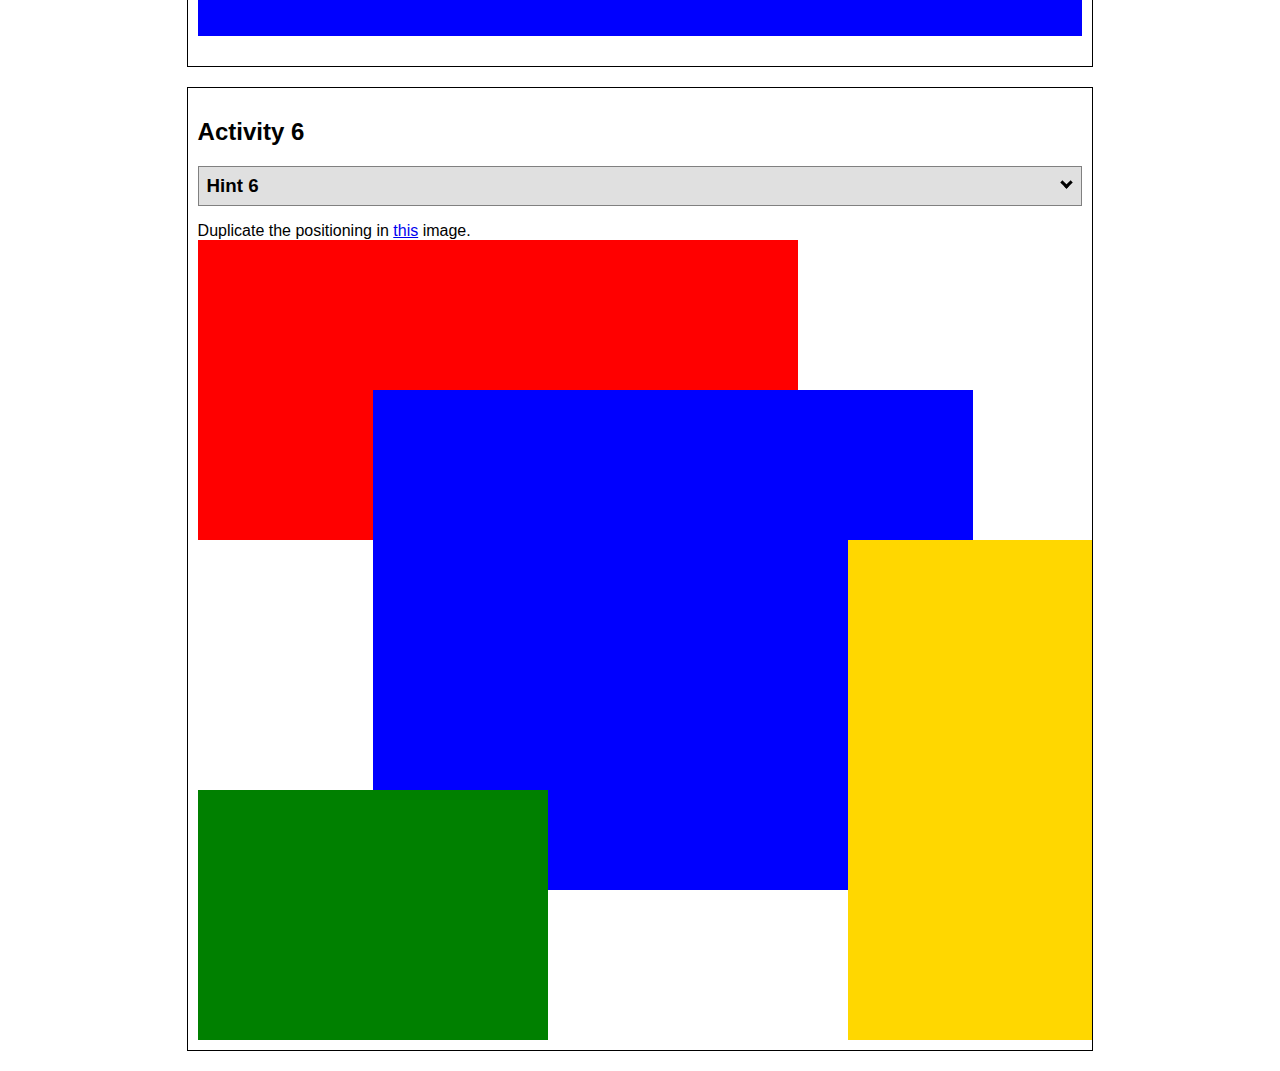
<file: positioning/positioning.html>
<!DOCTYPE html>
<html lang="en">
  <head>
    <!-- HTML - Name: positioning.html -->
    <title>Positioning Activity</title>
    <link rel="stylesheet" type="text/css" href="positioning.css" />
  </head>
  <body>
    <div class="activity">
      <h2>WDD 130 positioning exercises</h2>
      For each activity match make the boxes match the image by modifying the stylesheet.</div>
    <div class="activity">
      <h2>Activity 1</h2>
      <section class="hint"><input type="checkbox" ><i></i> <h3>Hint 1</h3><div><p>Check out the <a href="https://byui-wdd.github.io/wdd130/activities/w06-css-positioning.html" target="_blank">activity instructions</a> in Ilearn!</p></div></section>
      <p>Follow the <a href="https://byui-wdd.github.io/wdd130/activities/w06-css-positioning.html" target="_blank">instructions</a> to make the boxes match  <a href="https://byui-wdd.github.io/wdd130/images/example1.png" target="_blank">this</a> image.</p>
      <div class="content1" >
        <div class="red1" ></div>
        <div class="green1" ></div>
        <div class="green1" ></div>
        <div class="yellow1"></div>
        <div class="yellow1"></div>
        <div class="blue1"></div>
      </div>
    </div>
    <div class="activity">
      <h2>Activity 2</h2>
      <section class="hint"><input type="checkbox" > <h3>Hint 2</h3><i></i><div><p>Remember that the best way to shift elements around slightly on the page is with Margins.  You could also use Grid.  Either would work for this. If you choose margin, you can use a <em>negative</em> margin. (ie margin-top: -20px;)</p><h4>Properties used:</h4><ul><li>margin-top, margin-left</li><li>...or...</li><li>grid-template-columns: 50px 50px 50px 50px 50px </li></ul></div></section>
      <p>Overlap and stagger the squares like in <a href="https://byui-wdd.github.io/wdd130/images/example2.png" target="_blank">this</a> image.</p>
      <div class="content2" >
        <div class="red2" ></div>
        <div class="green2" ></div>
        <div class="yellow2"></div>
        <div class="blue2"></div>
      </div>
    </div>
    <div class="activity">
      <h2>Activity 3</h2>
      <section class="hint"><input type="checkbox" > <h3>Hint 3</h3><i></i><div><p>This one is going to be best solved with CSS Grid. Remember to make the boxes the right width first...then start moving them around. </p><h4>Properties used:</h4><ul><li>display:grid;</li><li>grid-template-columns:</li><li>grid-column-gap:</li>
        <li>grid-column:</li>  </ul></div></section>
      Create the 2 column layout like in <a href="https://byui-wdd.github.io/wdd130/images/example3.png" target="_blank">this</a>  image.
      <div class="content3" >
        <div class="red3" ></div>
        <div class="green3" ></div>
        <div class="yellow3"></div>
        <div class="blue3"></div>
      </div>
    </div>
    <div class="activity">
      <h2>Activity 4</h2>
      <section class="hint"><input type="checkbox" > <h3>Hint 4</h3><i></i><div><p>For the others we have been primarily concerned with width. For this one you will need to adjust height as well. </p><h4>Properties used:</h4><ul><li>display:grid;</li><li>grid-template-columns:</li><li>grid-row:</li></ul></div></section>
      Duplicate the positioning in <a href="https://byui-wdd.github.io/wdd130/images/example4.png" target="_blank">this</a> image. 
      <div class="content4" >
        <div class="red4" ></div>
        <div class="green4" ></div>
        <div class="yellow4"></div>
        <div class="blue4"></div>
      </div>
    </div>

    <div class="activity">
      <h2>Activity 5</h2>
      <section class="hint"><input type="checkbox" > <h3>Hint 5</h3><i></i><div><p>Grid is <strong>not</strong> the right way to do this.  In fact there is only one way to really do that...and that is with float. Remember that we float the thing we want the text to wrap around.  Also remember to start by making all the shapes the right size and shape.</p><h4>Properties used:</h4><ul><li>float: left;</li></ul></div></section>
      Wrap the text around the square like in <a href="https://byui-wdd.github.io/wdd130/images/example5.png" target="_blank">this</a> image. This is one case where Grid is NOT the right way to solve this one and will in fact make it harder if you try to use it!
      <div class="content5" >
        <div class="red5" ></div>
        <div class="green5" ></div>
        <div class="yellow5">Step 01: Continue creating the main page for your chosen web site by modifying the CSS file you created in week 9's Adding Classes and IDs to Your Website assignment. This week, you will position all of the content on your main page using the CSS positioning techniques taught in KhanAcademy. When you are done, your webpage layout should reflect what you outlined in the wireframe you designed in the assignment Your Own Site Diagram and Wireframe in week 3. <br />
          If you have changed your mind on how you want the content of your main page laid out, take an opportunity to update your wireframe before completing this assignment (it is much easier to experiment with different layouts in a wireframe than it is to do so by modifying the CSS). Also, if you find that you are having trouble with using CSS positioning, feel free to review the concepts at the learn layout site: http://learnlayout.com/. You should be able to apply these principles to your site. For futher help, refer back to the Max Design site used in the beginning of the course for an example of how to implement your site design.</div>
        <div class="blue5"></div>
      </div>
    </div>
    <div class="activity">
      <h2>Activity 6</h2>
      <section class="hint"><input type="checkbox" > <h3>Hint 6</h3><i></i><div><p>This one is all about visualizing the grid behind the layout. If you are having a hard time doing that first: all the sizes are even multiples of 100, and second here is another example with the lines drawn: <a href="https://byui-wdd.github.io/wdd130/images/example6-hint.png" target="_blank">example 6 with lines</a>. For this one you will find it easiest if you use px for the column width. You can also use <kbd>z-index</kbd> to control the element layering.    </p><h4>Properties used:</h4><ul><li>display:grid;</li><li>grid-template-columns:</li><li>grid-column:</li><li>grid-row:</li><li><a href="https://www.w3schools.com/cssref/pr_pos_z-index.asp" target="_blank">z-index:</a></li></ul></div></section>
      Duplicate the positioning in <a href="https://byui-wdd.github.io/wdd130/images/example6.png" target="_blank">this</a> image.
      <div class="content6" >
        <div class="red6" ></div>
        <div class="green6" ></div>
        <div class="yellow6"></div>
        <div class="blue6"></div>
      </div>
    </div>
  </body>
</html>
</file>
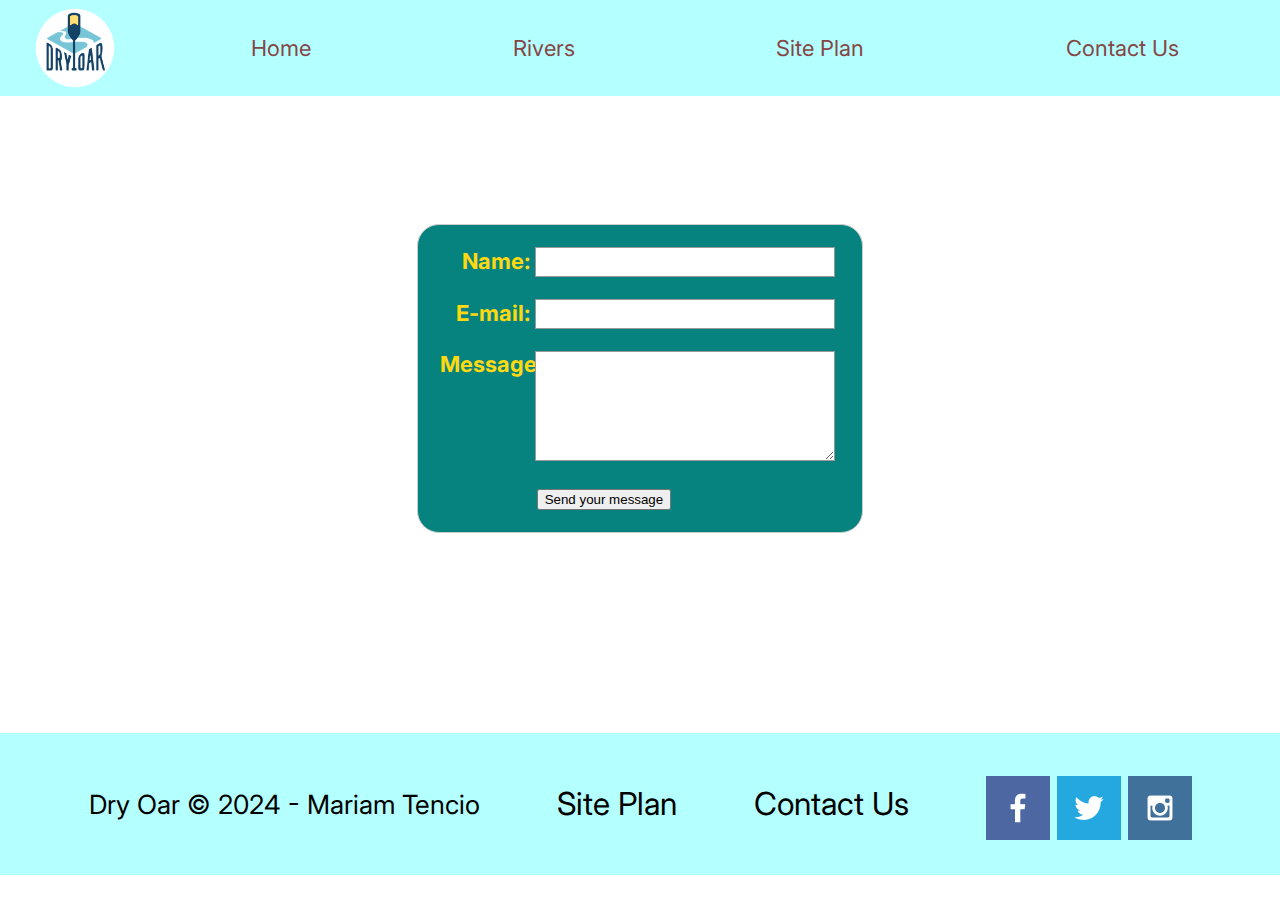
<file: wwr/contactus.html>
<!DOCTYPE html>
<html lang="en">
  <head>
    <meta charset="UTF-8" />
    <meta http-equiv="X-UA-Compatible" content="IE=edge" />
    <meta name="viewport" content="width=device-width, initial-scale=1.0" />
    <link rel="stylesheet" href="styles/style.css" />
    <link rel="stylesheet" href="styles/contactus.css"/>
    <title></title>
  </head>
  <body>
    <div id="content">
      <header>
        <a id="logo_link" href="index.html">
          <img class="logo" src="images/logo.png" alt="Dry Oar Logo" />
        </a>
        <nav>
          <a href="index.html">Home</a>
          <a href="rivers.html">Rivers</a>
          <a href="site-plan-rafting.html">Site Plan</a>
          <a href="contactus.html">Contact Us</a>
        </nav>
      </header>
      <div id="feedback"></div>
      <main>
        <form action="/my-handling-form-page" method="post">
          <ul>
            <li>
              <label for="name">Name: </label>
              <input type="text" id="name" name="user_name" />
            </li>
            <li>
              <label for="mail">E-mail: </label>
              <input type="email" id="mail" name="user_email" />
            </li>
            <li>
              <label for="msg">Message: </label>
              <textarea id="msg" name="user_message"></textarea>
            </li>
            <li class="button">
              <button type="submit">Send your message</button>
            </li>
          </ul>
        </form>
      </main>
      <footer>
        <p>Dry Oar &copy; 2024 - Mariam Tencio</p>
        <p><a href="site-plan-rafting.html">Site Plan</a></p>
        <p><a href="contactus.html">Contact Us</a></p>
        <div class="social">
          <a href="https://facebook.com" target="_blank">
            <img src="images/facebook.png" alt="fb icon" />
          </a>
          <a href="https://twitter.com" target="_blank">
            <img src="images/twitter.png" alt="twitter icon" />
          </a>
          <a href="https://instagram.com" target="_blank">
            <img src="images/instagram.png" alt="instagram icon" />
          </a>
        </div>
      </footer>
    </div>
    <script src="scripts/contactus.js"></script>
  </body>
</html>
</file>
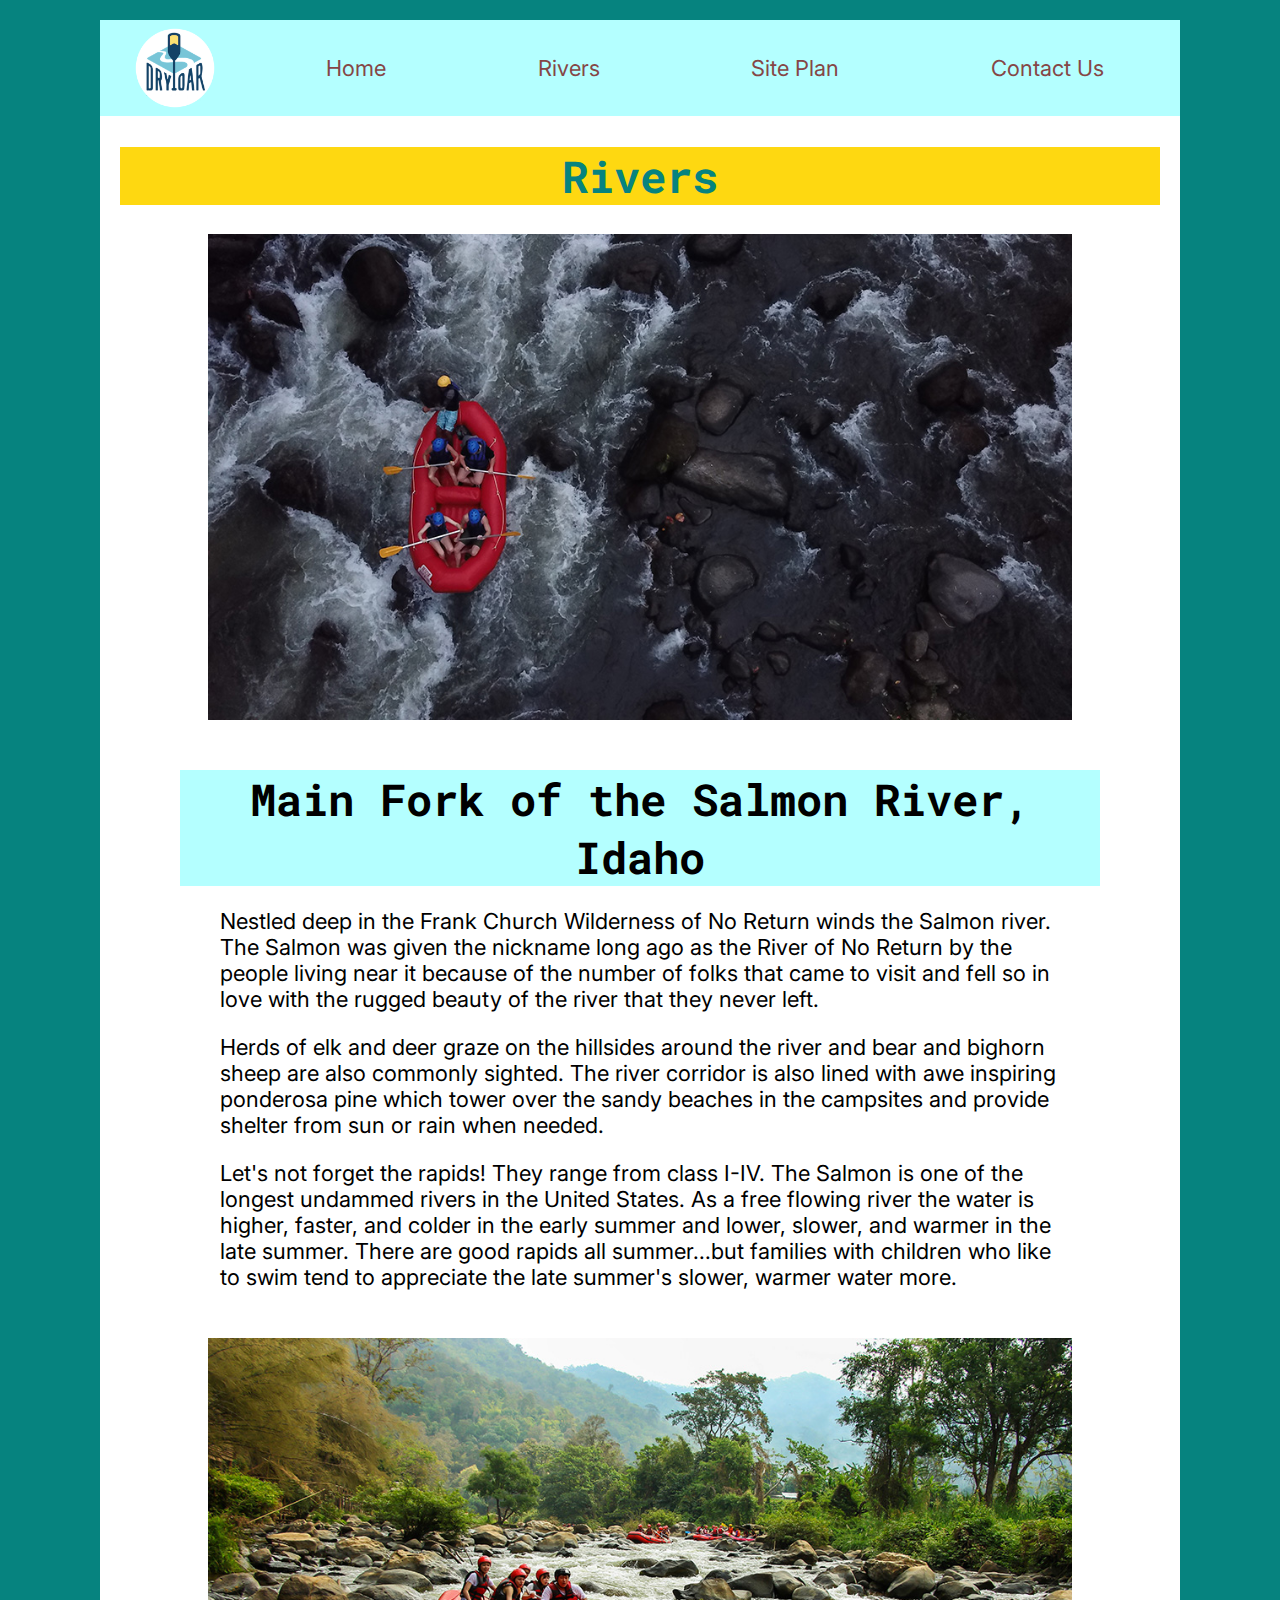
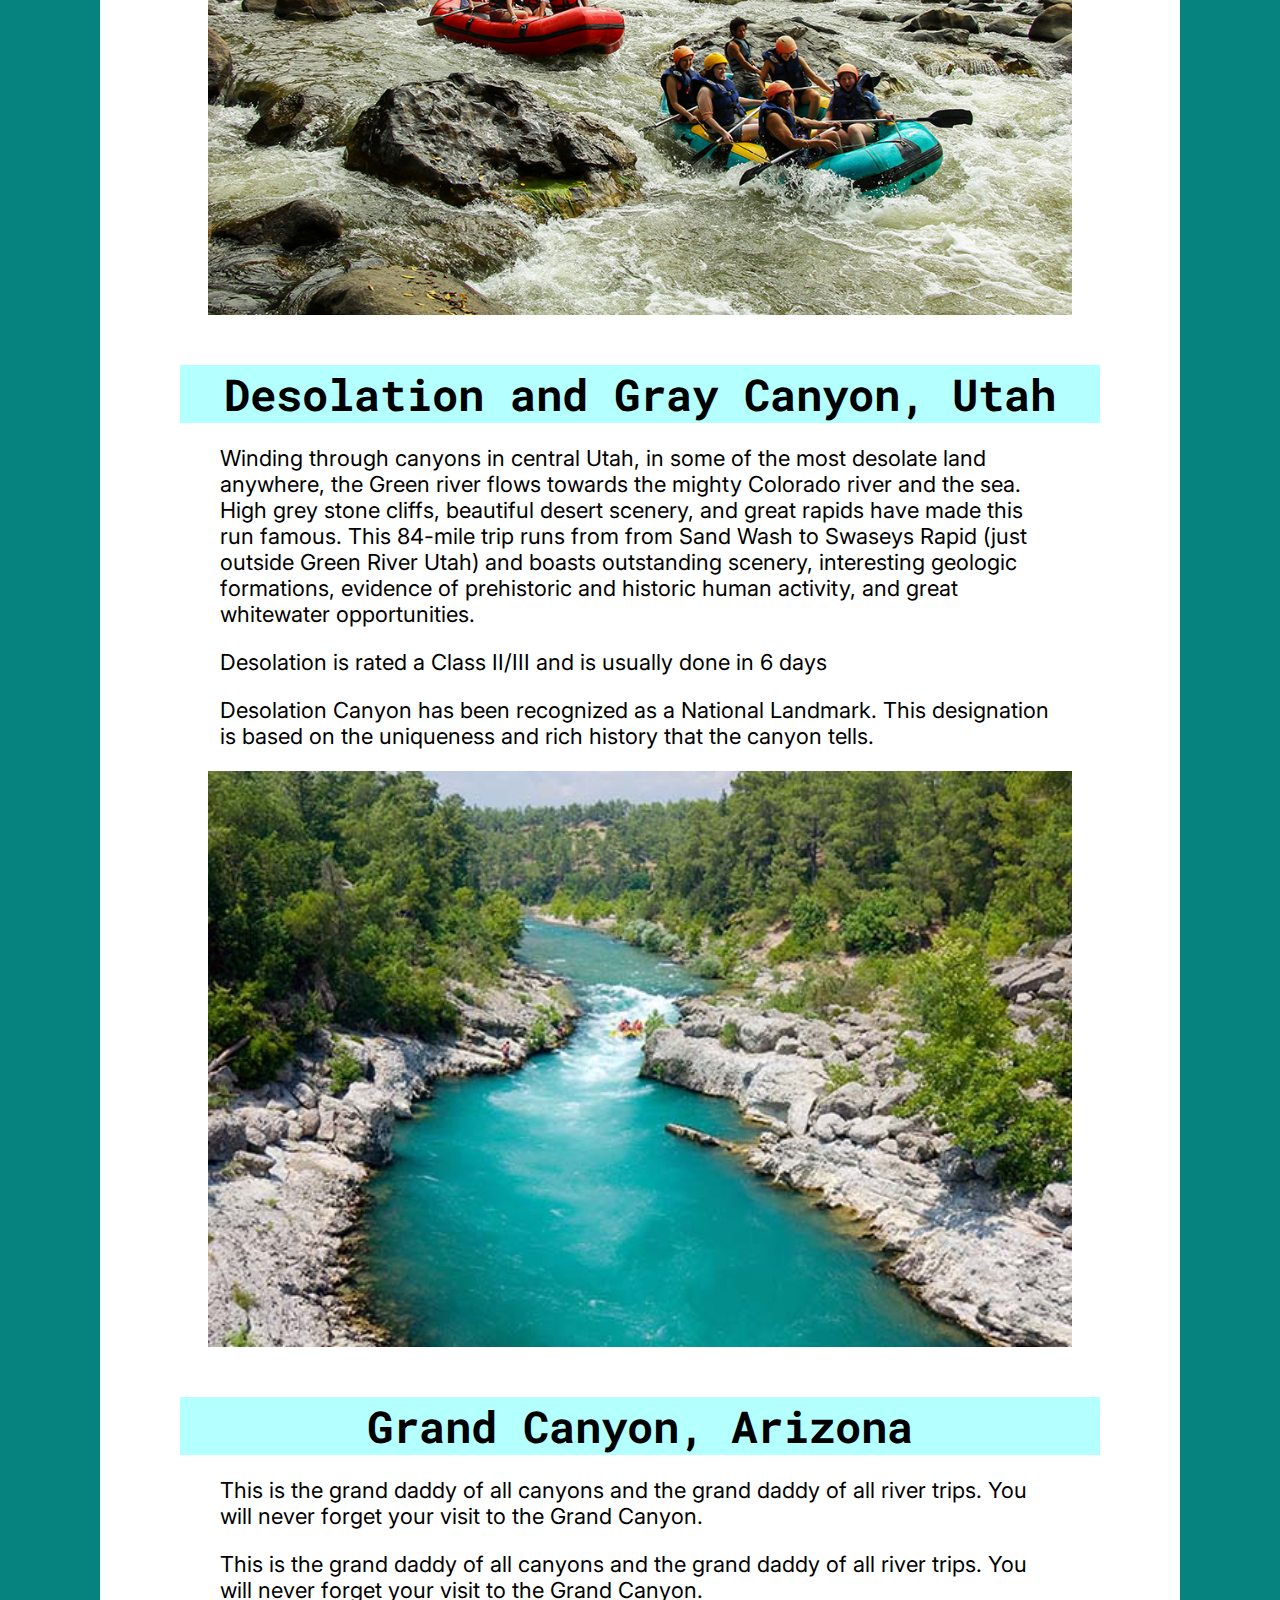
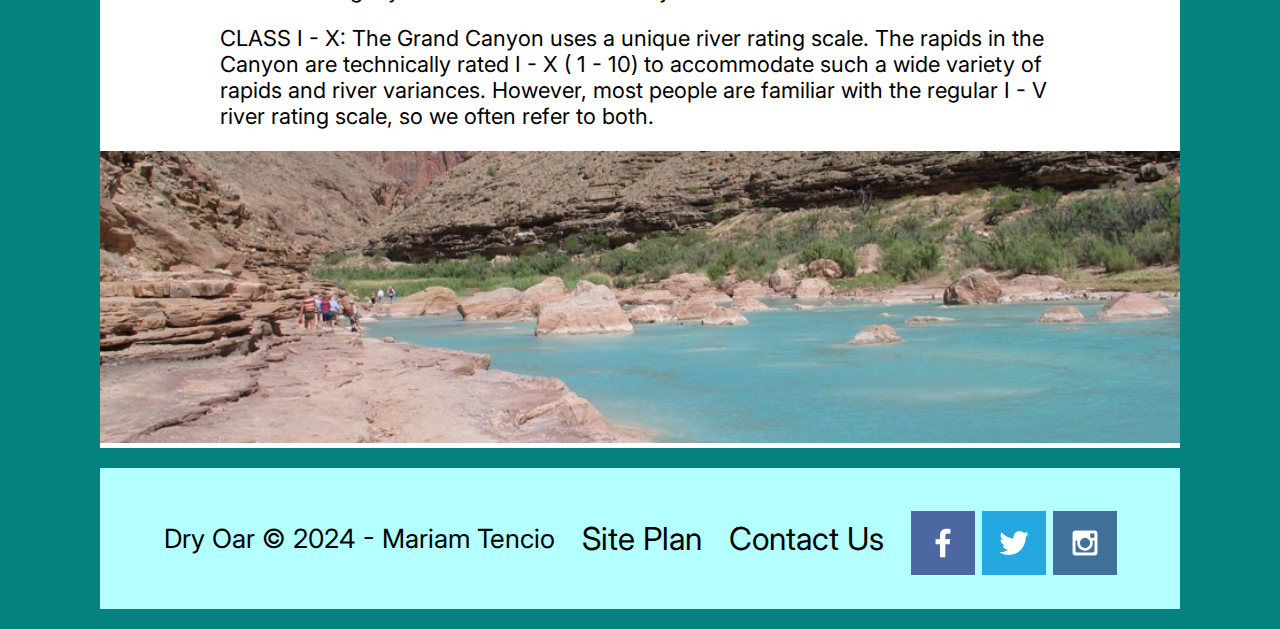
<file: wwr/rivers.html>
<!DOCTYPE html>
<html lang="en">
  <head>
    <meta charset="UTF-8" />
    <meta http-equiv="X-UA-Compatible" content="IE=edge" />
    <meta name="viewport" content="width=device-width, initial-scale=1.0" />
    <title>Rivers</title>
    <link rel="stylesheet" href="styles/style.css" />
  </head>
  <body class="update">
    <div id="content2">
      <section class="overall">
        <header class="menu-bar">
          <a id="logo_link" href="index.html">
            <img class="logo" src="images/logo.png" alt="Dry Oar Logo" />
          </a>
          <nav>
            <a href="index.html">Home</a>
            <a href="rivers.html">Rivers</a>
            <a href="site-plan-rafting.html">Site Plan</a>
            <a href="contactus.html">Contact Us</a>
          </nav>
        </header>
        <br />
        
          <h1 id="title1">Rivers</h1>

          <img class="small-img" src="images/Above.jpg" alt="river" />
          <h2 class="headline">Main Fork of the Salmon River, Idaho</h2>
          <p class="paragraph">
            Nestled deep in the Frank Church Wilderness of No Return winds the
            Salmon river. The Salmon was given the nickname long ago as the
            River of No Return by the people living near it because of the
            number of folks that came to visit and fell so in love with the
            rugged beauty of the river that they never left.
          </p>
          <p class="paragraph">
            Herds of elk and deer graze on the hillsides around the river and
            bear and bighorn sheep are also commonly sighted. The river corridor
            is also lined with awe inspiring ponderosa pine which tower over the
            sandy beaches in the campsites and provide shelter from sun or rain
            when needed.
          </p>
          <p class="paragraph">
            Let's not forget the rapids! They range from class I-IV. The Salmon
            is one of the longest undammed rivers in the United States. As a
            free flowing river the water is higher, faster, and colder in the
            early summer and lower, slower, and warmer in the late summer. There
            are good rapids all summer...but families with children who like to
            swim tend to appreciate the late summer's slower, warmer water more.
          </p>

          <br />
          <img class="small-img" src="images/groups.jpg" alt="groups" />
          <h2 class="headline">Desolation and Gray Canyon, Utah</h2>
          <p class="paragraph">
            Winding through canyons in central Utah, in some of the most
            desolate land anywhere, the Green river flows towards the mighty
            Colorado river and the sea. High grey stone cliffs, beautiful desert
            scenery, and great rapids have made this run famous. This 84-mile
            trip runs from from Sand Wash to Swaseys Rapid (just outside Green
            River Utah) and boasts outstanding scenery, interesting geologic
            formations, evidence of prehistoric and historic human activity, and
            great whitewater opportunities.
          </p>
          <p class="paragraph">
            Desolation is rated a Class II/III and is usually done in 6 days
          </p>
          <p class="paragraph">
            Desolation Canyon has been recognized as a National Landmark. This
            designation is based on the uniqueness and rich history that the
            canyon tells.
          </p>
          <img class="small-img" src="images/water_trail.jpg" alt="" />
          <h2 class="headline">Grand Canyon, Arizona</h2>
          <p class="paragraph">
            This is the grand daddy of all canyons and the grand daddy of all
            river trips. You will never forget your visit to the Grand Canyon.
          </p>
          <p class="paragraph">
            This is the grand daddy of all canyons and the grand daddy of all
            river trips. You will never forget your visit to the Grand Canyon.
          </p>
          <p class="paragraph">
            CLASS I - X: The Grand Canyon uses a unique river rating scale. The
            rapids in the Canyon are technically rated I - X ( 1 - 10) to
            accommodate such a wide variety of rapids and river variances.
            However, most people are familiar with the regular I - V river
            rating scale, so we often refer to both.
          </p>
          <img id="big-img" src="images/blue_water.jpg" alt="big-river" />
        
      </section>

      <footer class="box-footer">
        <p>Dry Oar &copy; 2024 - Mariam Tencio</p>
        <p><a href="site-plan-rafting.html">Site Plan</a></p>
        <p><a href="contactus.html">Contact Us</a></p>
        <div class="social">
          <a href="https://facebook.com" target="_blank">
            <img src="images/facebook.png" alt="fb icon" />
          </a>
          <a href="https://twitter.com" target="_blank">
            <img src="images/twitter.png" alt="twitter icon" />
          </a>
          <a href="https://instagram.com" target="_blank">
            <img src="images/instagram.png" alt="instagram icon" />
          </a>
        </div>
      </footer>
    </div>
    
  </body>
</html>
</file>
<file: personal-project/styles/default.css>
/* html selectors */

@import url('https://fonts.googleapis.com/css2?family=Fredoka+One&family=Lora:ital,wght@1,600&display=swap');

a {
    text-decoration: none;
}

ul {
  padding-left: 0;
}

ul li {
    list-style: none;
    width: 50px;
    border: 2px solid #efabff;
    padding: 35px;
    margin-left: 0;
    
}



body {
    background-color: #9bcffd;
    font-family: 'Lora', serif;
    margin-left: 5%;
    margin-right: 5%;
    margin-top: 0;
}
button {
    background-color: #b388eb;
    border: none;
    color: white;  
    font-size: 30px;
    font-family: 'Fredoka One', cursive;
    align-items: center;
    margin: 0 auto;
    margin-left: 5px;
    
    
    
}

h1 h2 h3 {
    font-family: 'Fredoka One', cursive;
}
header {
  display: flex;
  align-items: center;
  background-color: #efabff;
  margin: 0;
  padding: 0;
}

footer {
    background-color: #efabff;
    padding: 25px 50px;
    margin-top: 200px;
    display: flex;
    justify-content: space-around;
    align-items: center;
  }
  footer a {
    color: black;
    text-decoration: none;
  }
  footer a:hover {
    color: #b388eb;
  }
  footer p {
    font-size: 1.2em;
  }
  footer p a:hover {
    text-decoration: underline;
  }
  footer .social img {
    padding-top: 15px;
  }

  nav {
    display: inline-block;
  }
  nav a {
    
    margin-top: 45px;
    text-align: center;
  }
  nav a {
    text-align: center;
    color: black;
    text-decoration: none;
    
  }
  nav li:hover {
    background-color: #b388eb;
    color: #9bcffd;
  }



/* class selectors */
.material-icons {
    background-color: #eb6790;
    color: white;
    padding: 5px;
    width: 80%;

}
.main-img {
    display: block;
    margin-left: auto;
    margin-right: auto;
    width: 70%;
    margin-bottom: 200px;
}

.favorite {

    background-color: #efabff;
    color: white;
    font-size: 30px;
    margin-left: 18%;
    margin-right: 30%;
    padding: 0;
    
    
}


.favorite-img {
    display: flex;
    width: 50%;
    margin-left: auto;
    margin-right: auto;
    padding-right: 12%;
    
  }
.material-icons {
  height: 50px;
}

/* id selectors */
#content {
    background-color: white;
    padding: 0;
}
#same-line {
    display: flex;
    flex: 1;
    align-items: center;
    
    
    
    /* background-color: #eb6790;
    color: white; */
}

#logo {
    padding-top: 5px;
    justify-self: center;
    align-self: center;
}

#logo img {
    width: 110px;
    margin: 0;
    
}
#input {
    width: 100%;
    margin: 0 auto;
    width: 35vw;
    padding: 15px;
    
}
#title {
    background-color: #efabff;
    color: white;
    font-size: 30px;
    text-align: center;
    margin-left: 18%;
    margin-right: 18%;

}


#search-bar {
  margin-left: 10%;
}
</file>
<file: wwr/styles/style.css>
@import url("https://fonts.googleapis.com/css2?family=Inter:wght@300&family=Roboto+Mono:wght@200&display=swap");

/* html selectors */
/* a {
    display: grid;
    grid-template-columns: 150px auto;
} */
body {
  background-color: white;
  font-family: "Inter", sans-serif;
  font-size: 22px;
  margin: 0;
  padding: 0;
}
footer {
  background-color: #b4ffff;
  padding: 25px 50px;
  margin-top: 200px;
  display: flex;
  justify-content: space-around;
  align-items: center;
}
footer a {
  color: black;
  text-decoration: none;
}
footer a:hover {
  color: #fed811;
}
footer p {
  font-size: 1.2em;
}
footer p a:hover {
  text-decoration: underline;
}
footer .social img {
  padding-top: 15px;
}
h2 {
  margin: 0;
}
h4 {
  color: black;
}
header {
  background-color: #b4ffff;
  display: grid;
  grid-template-columns: 150px auto;
}
main section {
  text-align: center;
}
main section img {
  box-sizing: border-box;
}

nav {
  display: flex;
  justify-content: space-around;
}

nav a {
  text-align: center;
  color: black;
  text-decoration: none;
  padding: 35px;
}
nav a:hover {
  background-color: #fed811;
  color: #06837f;
}
/* class selectors */
.book,
.join {
  background-color: #06837f;
  color: black;
  text-decoration: none;
  font-size: 18px;
  padding: 15px 30px;
  margin-top: 50px;
  border-radius: 5px;
}
.book:hover,
.join:hover {
  background-color: #fed811;
  color: #06837f;
}
.button-box {
  text-align: center;
}
.camping-card {
  grid-column: 5/7;
  grid-row: 2/3;
}
.card-img {
  border: 10px solid #fed811;
  transition: transform 0.5s;
  box-shadow: 5px 5px 10px #b4ffff;
}
.card-img:hover {
  opacity: 0.6;
  transform: scale(1.1);
}
.card-img,
.mountains {
  width: 100%;
}
.home-grid {
  display: grid;
  grid-template-columns: repeat(10, 1fr);
}
.home-title {
  color: white;
  font-family: "Roboto Mono", serif;
  font-size: 2em;
  margin-top: 10px;
}
.icon {
  padding-top: 10px;
}
.icon img {
  width: 80px;
}
.mountains {
  grid-column: 2/7;
  grid-row: 5/8;
  box-shadow: 5px 5px 10px #fed811;
}
.msg {
  background-color: #06837f;
  line-height: 1.5em;
  padding: 35px;
  grid-column: 6/10;
  grid-row: 6/7;
  box-shadow: 5px 5px 10px #fed811;
}
.msg h2 {
  color: #fed811;
  font-family: "Roboto Mono", serif;
}
.msg p {
  color: #fed811;
  font-size: 0.8em;
  padding-bottom: 15px;
}
.rapids-card {
  grid-column: 8/10;
  grid-row: 2/3;
}
.rivers-card {
  grid-column: 2/4;
  grid-row: 2/3;
}

.rivers-card,
.camping-card,
.rapids-card {
  margin: 200px 0;
}
.update {
    background-color: #06837f;
}
.headline {
    background-color: #b4ffff;
    font-family: "Roboto Mono", serif;
    font-size: 2em;
    font-weight: 700;
    margin-top: 50px;
    margin-left: 80px;
    margin-right: 80px;
    text-align: center;
    
}
.paragraph {
    margin-left: 120px;
    margin-right: 120px;
}
.small-img {
  width: 80%;
  margin: auto;
  display: block;

}
.overall {
    background-color: white;
    margin: 20px 100px;
}

.box-footer {
    margin: 20px 100px;  
}

.menu-bar {
  margin-top: 0;
  padding-top: 0;
}

/* id selectors */
#background {
  height: 725px;
  background-color: #b4ffff;
  grid-column: 1/11;
  grid-row: 4/9;
}
#content {
  margin: 0 auto;
  max-width: 1600px;
  /* text-align: center;
    width: 700px;
     */
}
#hero {
  display: grid;
  grid-template-columns: 1fr 3fr 1fr;
  margin-top: -100px;
}
#hero-box {
  grid-column: 1/4;
  grid-row: 1/3;
  z-index: -1;
}
#hero-img {
  width: 100%;
}
#hero-msg {
  grid-column: 2/3;
  grid-row: 1/2;
  margin-top: 100px;
}
#hero-msg h1,
#hero-msg h4 {
  text-align: center;
}
#hero-msg h4 {
  color: white;
}
#logo_link img {
  width: 80px;
}
#logo_link {
  padding-top: 5px;
  justify-self: center;
  align-self: center;
}

#big-img {
  width: 100%;
  margin: 0;
  padding: 0;
}
#title1 {
  background-color: #fed811;
  color: #06837f;
  font-family: "Roboto Mono", serif;
  font-size: 2em;
  font-weight: bold;
  margin-top: 5px;
  margin-left: 20px;
  margin-right: 20px;
  text-align: center;
}

@media screen and (max-width: 900px) {
  #hero,
  .home-grid {
    display: block;
    height: auto;
  }
  nav,
  footer {
    flex-direction: column;
  }
  nav a {
    display: block;
    padding: 15px;
  }
  #hero {
    margin-top: 0;
  }
  #hero-msg {
    margin-top: 0;
  }
  #hero-msg h4 {
    display: none;
  }
  .home-title {
    font-size: 25px;
    color: #6f7364;
  }
  .rivers-card,
  .camping-card,
  .rapids-card {
    margin: 50px auto;
    width: 60%;
  }
  #background {
    display: none;
  }
  .mountains,
  .msg {
    width: 80%;
    display: block;
    margin: 0 auto;
  }
  footer {
    margin-top: 25px;
  }
}


nav a {
    color: #854646; /* Replace with your chosen color */
    text-decoration: none /* Remove default underline */
    /* Add more styles as needed */
}

.book, .join {
    font-size: 1.2em
}

.msg h2 {
    color: #3498db
}

.msg p {
    color: /* Add your chosen color */;
    /* Add more styles as needed */
}

footer p {
    font-size: 1.2em; /* Increase font size */
    /* Add more styles as needed */
}

footer a {
    font-size: 1.2em; 
    /* Add styles */
}

footer a:hover {
    text-decoration: underline; /* Add underline on hover */
    /* Add more styles as needed */
}



.icon {
    width: 80px;
    /* Add more styles as needed */
}

#hero-img {
    width: 100%; /* Make hero image responsive */
}
</file>
<file: personal-project/styles/find.css>
/* css selectors */
main img {
    width: 200px;
    margin-left: 35%;
  
}

section h2 {
    background-color: #efabff;
    border: 5px solid #9bcffd;
    text-align: center;
    margin-left: 30%;
    margin-right: 30%;
    margin-bottom: 0;
    color: white;
    font-weight: 700;

}


/* css classes */
.options {
    display: grid;
    grid-template-columns: 1fr 1fr;
    column-gap: 2em;
}
.action:hover {
    opacity: 0.6;
    transform: scale(1.1);
}
.others  h2{
    background-color: #efabff;
    color: white;
    font-size: 30px;
    text-align: center;
    margin-left: 18%;
    margin-right: 18%;
    margin-bottom: 0;
}
.others img {
    display: block;
    width: 60%;
    
    margin-left: auto;
    margin-right: auto;
    
}
.comedy:hover {
    opacity: 0.6;
    transform: scale(1.1);
}
.drama:hover {
    opacity: 0.6;
    transform: scale(1.1);
}
.romance:hover {
    opacity: 0.6;
    transform: scale(1.1);
}

.others:hover {
    opacity: 0.6;
    transform: scale(1.1);
}
</file>
<file: personal-project/styles/review.css>
form {
    /* Center the form on the page */
    margin: 25px auto;
    width: 70%;
    /* Form outline */
    padding: 1em;
    border: 1px solid #ccc;
    border-radius: 1em;
    background-color: #efabff;
    margin-top: 10%;
    color: white;
    font-weight: 700;
  }
  
  ul {
    list-style: none;
    padding: 0;
    margin: 0;
  }
  
  form li + li {
    margin-top: 1em;
  }

  img .main-img {
    width: 70%;
  }

  label {
    /* Uniform size & alignment */
    display: inline-block;
    width: 150px;

  }

  .button2 {
    width: 250px;
  }

  #name {
    width: 650px;
    margin-left: 95%;
   
  }

  #number {
    width: 650px;
    margin-left: 95%;
  }
  #msg {
    width: 650px;
    height: 300px;
    margin-left: 95%;
  }

  #title {
    background-image: url('../images/interesting.png');
    background-repeat: no-repeat;
    background-size: 100%;
    width: 76%;
    height: 620px;
    color: #9bcffd;
    display: block;
    margin-left: auto;
    margin-right: auto;
  }
</file>
<file: personal-project/styles/site-plan.css>
/* if you are using any Google fonts change the font names below to your fonts. 
Any spaces in your font name should be replaced with a +. 
Fonts are separated by a | */
@import url('https://fonts.googleapis.com/css2?family=Fredoka+One&family=Lora:ital,wght@1,600&display=swap');
:root {
  /* change the values below to your colors from your palette */
  --primary-color: #efabff;
  --secondary-color: #b388eb ;
  --accent1-color: #eb6790; 
  --accent2-color: #9bcffd;

  /* change the values below to your chosen font(s) */
  --heading-font: 'Fredoka One', cursive;
  --paragraph-font: 'Lora', serif;

  /* these colors below should be chosen from among your palette colors above */
  --headline-color-on-white: #b388eb;  /* headlines on a white background */ 
  --headline-color-on-color: white; /* headlines on a colored background */ 
  --paragraph-color-on-white: #eb6790; /* paragraph text on a white background */ 
  --paragraph-color-on-color: white; /* paragraph text on a colored background */ 
  --paragraph-background-color: #9bcffd  ;
  --nav-link-color: #b388eb;
  --nav-background-color: #eb6790;
  --nav-hover-link-color: #efabff;
  --nav-hover-background-color: #b388eb;
}


/*  Look around below...but DON'T CHANGE ANYTHING! */

body {
  max-width: 1200px;
  margin: 0 auto;
  padding: 4em;
  font-size: 18px;
  text-align: center;
}
img {
  display: block;
  margin: 0 auto;
}
h1, h2, h3, h4, h5, h6 {
  font-family: var(--heading-font);
  color: var(--headline-color-on-white);
}
h2 {
  text-align: center;
}
hr {
  height: 3px;
  margin: 35px 0;
  background: var(--accent1-color);
}
header {
  padding: 1em;
  text-align: center;
  color: var(--paragraph-color-on-color);
  background-color: var(--paragraph-background-color);
}
header > h1, header > h2 {
  color: var(--headline-color-on-color);
}

p {
  font-family: var(--paragraph-font);
  color: var(--paragraph-color);
  padding: 1em;
}
.colors {
  width: 100%;
  min-width: 350px;
  margin: 30px auto;
  text-align: center;
}
.colors th {
  background-color: #999;
}
.colors td{
  width: 25%;
  height: 3em;
}

.primary {
  background-color: var(--primary-color);
}
.secondary {
  background-color: var(--secondary-color);
}
.accent1 {
  background-color: var(--accent1-color);
}
.accent2{
  background-color: var(--accent2-color);
}

p.colored {
  background-color: var(--paragraph-background-color);
  color: var(--paragraph-color-on-color);
}

nav {
  background-color: var(--nav-background-color);
  line-height: 3em;
  text-align: center;
  font-size: 1.2em;
}
nav  {
  list-style-type: none;
  display: flex;

}
nav a {
  padding:1em;
  min-width: 120px;
  text-decoration: none;
  padding: 10px;

}
nav a:link, nav a:visited {
  color: var(--nav-link-color);
}
nav a:hover {
  color: var(--nav-hover-link-color);
  background-color: var(--nav-hover-background-color);
}

.sitemap {
  display: grid;
  justify-content: center;

  grid-template-columns: repeat(6, 15%);
  grid-template-rows: 3em 1.5em 1.5em 3em;
  grid-template-areas: ". . home home . ."
    ". . . top . ."
    ". left left right right ."
    "page2 page2 . . page3 page3";
}
.sitemap > div {

  text-align: center;

}
.sm-home {
  grid-area: home;
  background-color: #ccc;
  line-height: 3em;
}
.sm-page2 {
  grid-area: page2;
  background-color: #ccc;
  line-height: 3em;
}
.sm-page3 {
  grid-area: page3;
  background-color: #ccc;
  line-height: 3em;
}

.top {
  grid-area: top;
  border-left: 1px solid;
}

.left {
  grid-area: left;
  border-top: 1px solid;
  border-left: 1px solid;
}

.right {
  grid-area: right;
  border-top: 1px solid;
  border-right: 1px solid;
}
</file>
<file: positioning/positioning.css>
/* CSS - Name: "positionstyles.css" */
/* Activity 1 styles */
.content1 {
    /* This is the parent of the activity 1 boxes. */
    display: grid;
    grid-template-columns: 1fr 1fr;
    justify-items: center;
    gap: 20px;
  }
  .red1 { 
    width: 100%; 
    height: 100px; 
    background-color: red; 
    margin: 0 auto;
    grid-column: 1/3;
  
  } 
  .green1 {
    width: 200px; 
    height: 200px; 
    background-color: green; 
  
  } 
  .yellow1 {
    width: 200px; 
    height: 200px; 
    background-color: gold; 
  } 
  .blue1 {
    width: 100%; 
    height: 100px; 
    background-color: blue; 
    margin: 0 auto;
    grid-column: 1/3;
  
  } 
  /* Activity 2 styles */ 
  .content2 {
    /* This is the parent of the activity 2 boxes. */
    display: grid;
    grid-template-columns: 50px 50px 50px 50px 50px;
  }
  .red2 {
    width: 100px; 
    height: 100px; 
    background-color: red; 
  } 
  .green2 { 
    width: 100px; 
    height: 100px; 
    background-color: green; 
    margin-top: 50px;
    
  } 
  .yellow2 {
    width: 100px; 
    height: 100px; 
    background-color: gold; 
    margin-top: 100px;
  } 
  .blue2 {
    width: 100px; 
    height: 100px; 
    background-color: blue; 
    margin-top: 150px;
  } 
  /* Activity 3 styles */ 
  .content3 {
    /* This is the parent of the activity 3 boxes. */
    display: grid;
    grid-template-columns: 1fr 1fr;
    column-gap: 80px;
  }
  .red3 {
    width: 100%; 
    height: 100px; 
    background-color: red; 
    grid-column: 1/3;
  } 
  .green3 {
    width: 100%; 
    height: 200px; 
    background-color: green;
    
  } 
  .yellow3 {
    width: 100%; 
    height: 200px; 
    background-color: gold; 
    
    
  } 
  .blue3 {
    width: 100%;
    height: 100px; 
    background-color: blue; 
    grid-column: 1/3;
  } 
  /* Activity 4 styles */ 
  .content4 {
    /* This is the parent of the activity 4 boxes. */
    display: grid;
    grid-template-columns: 1fr 1fr;
    height: 400px;
    margin: 30px 20px;
    
  }
  .red4 {
    width: 100%; 
    height: 100%; 
    background-color: red; 
    grid-row: 1/4;
  } 
  .green4 {
    width: 100%; 
    height: 100%; 
    background-color: green; 
  } 
  .yellow4 {
    width: 100%; 
    height: 100%; 
    background-color: gold; 
  } 
  .blue4 {
    width: 100%; 
    height: 100%; 
    background-color: blue; 
  } 
  /* Activity 5 styles */ 
  .content5 {
    /* This is the parent of the activity 5 boxes. */
    height: 400px;
    /* display: flex; */
  }
  .red5 { 
    width: 100%; 
    height: 100px; 
    background-color: red; 
  } 
  .green5 { 
    width: 150px; 
    height: 100px; 
    background-color: green; 
    float: left;
  
  
  } 
  .yellow5 {
    width: 100%; 
    height: 180px; 
    background-color: gold; 
  
  } 
  .blue5 {
    width: 100%; 
    height: 100px; 
    background-color: blue; 
  } 
  /* Activity 6 styles */ 
  .content6 {
    /* This is the parent of the activity 6 boxes. */
    display: grid;
    grid-template-columns: 1fr 1fr 1fr 1fr 1fr 1fr;
   
  }
  .red6 {
    width: 600px; 
    height: 300px; 
    background-color: red; 
    grid-column: 1/5;
    grid-row: 1/3;
  
  } 
  .green6 {
    width: 350px; 
    height: 250px; 
    background-color: green;
    grid-column: 1/3;
    grid-row: 5/7;
    z-index: 1;
  } 
  .yellow6 {
    width: 400px; 
    height: 500px; 
    background-color: gold; 
    grid-column: 5/7;
    grid-row: 3/7;
    z-index: 1;
  } 
  .blue6 {
    width: 600px; 
    height: 500px; 
    background-color: blue; 
    grid-column: 2/6;
    grid-row: 2/6;
  } 
  
  
  /* Do not make any changes below here */
  .activity {
    width: 70%; 
    margin: 20px auto; 
    font-family: Arial, sans-serif; 
    border: 1px solid black; 
    padding: 10px; 
    clear:both; 
    overflow: auto;
  } 
  
  .hint {
    border: 1px solid grey;
    background: #e0e0e0;
    padding: .5em;
    position: relative;
    margin: 1em 0;
  }
  .hint h3 {
    margin: 0;
  }
  .hint:hover {
    background: #d0d0d0;
  }
  .hint > div {
    display: none;
  }
  
  .hint input[type=checkbox] {
    position: absolute;
    width: 100%;
    height: 100%;
    opacity: 0;
    z-index: 1;
    cursor: pointer;
  }
  
  .hint input[type=checkbox]:checked ~ div {
    display: block;
  }
  
  .hint i {
    position: absolute;
    transform: translate(-6px, 0);
    margin-top: 16px;
    right: 10px;
    top: -3px;
  }
  .hint i:before, .hint i:after {
    content: "";
    position: absolute;
    background-color: black;
    width: 3px;
    height: 9px;
  }
  .hint i:before {
    transform: translate(2px, 0) rotate(45deg);
  }
  .hint i:after {
    transform: translate(-2px, 0) rotate(-45deg);
  }
  
  .hint input[type=checkbox]:checked ~ i:before {
    transform: translate(-2px, 0) rotate(45deg);
  }
  .hint input[type=checkbox]:checked ~ i:after {
    transform: translate(2px, 0) rotate(-45deg);
  }
  .hint a {
    position: relative;
    z-index: 1;
  }
</file>
<file: wwr/styles/contactus.css>
form {
    /* Center the form on the page */
    margin: 25px auto;
    width: 400px;
    /* Form outline */
    padding: 1em;
    border: 1px solid #ccc;
    border-radius: 1em;
    background-color: #06837f;
    margin-top: 10%;
    color: #fed811;
    font-weight: 700;
  }
  
  ul {
    list-style: none;
    padding: 0;
    margin: 0;
  }
  
  form li + li {
    margin-top: 1em;
  }
  
  label {
    /* Uniform size & alignment */
    display: inline-block;
    width: 90px;
    text-align: right;
  }
  
  input,
  textarea {
    /* To make sure that all text fields have the same font settings
       By default, textareas have a monospace font */
    font: 1em sans-serif;
  
    /* Uniform text field size */
    width: 300px;
    box-sizing: border-box;
  
    /* Match form field borders */
    border: 1px solid #999;
  }
  
  input:focus,
  textarea:focus {
    /* Additional highlight for focused elements */
    border-color: #000;
  }
  
  textarea {
    /* Align multiline text fields with their labels */
    vertical-align: top;
  
    /* Provide space to type some text */
    height: 5em;
  }
  
  .button {
    /* Align buttons with the text fields */
    padding-left: 90px; /* same size as the label elements */
  }
  
  button {
    /* This extra margin represent roughly the same space as the space
       between the labels and their text fields */
    margin-left: 0.5em;
  }

  #feedback {
    background-color: antiquewhite;
    position: absolute;
    top: 0;
    left: 0;
    right: 0;
    padding: .5em;
    /* make this element invisible until we are ready for it */
    display: none;      
}
.moveDown {
    margin-top: 3em;
}
</file>
